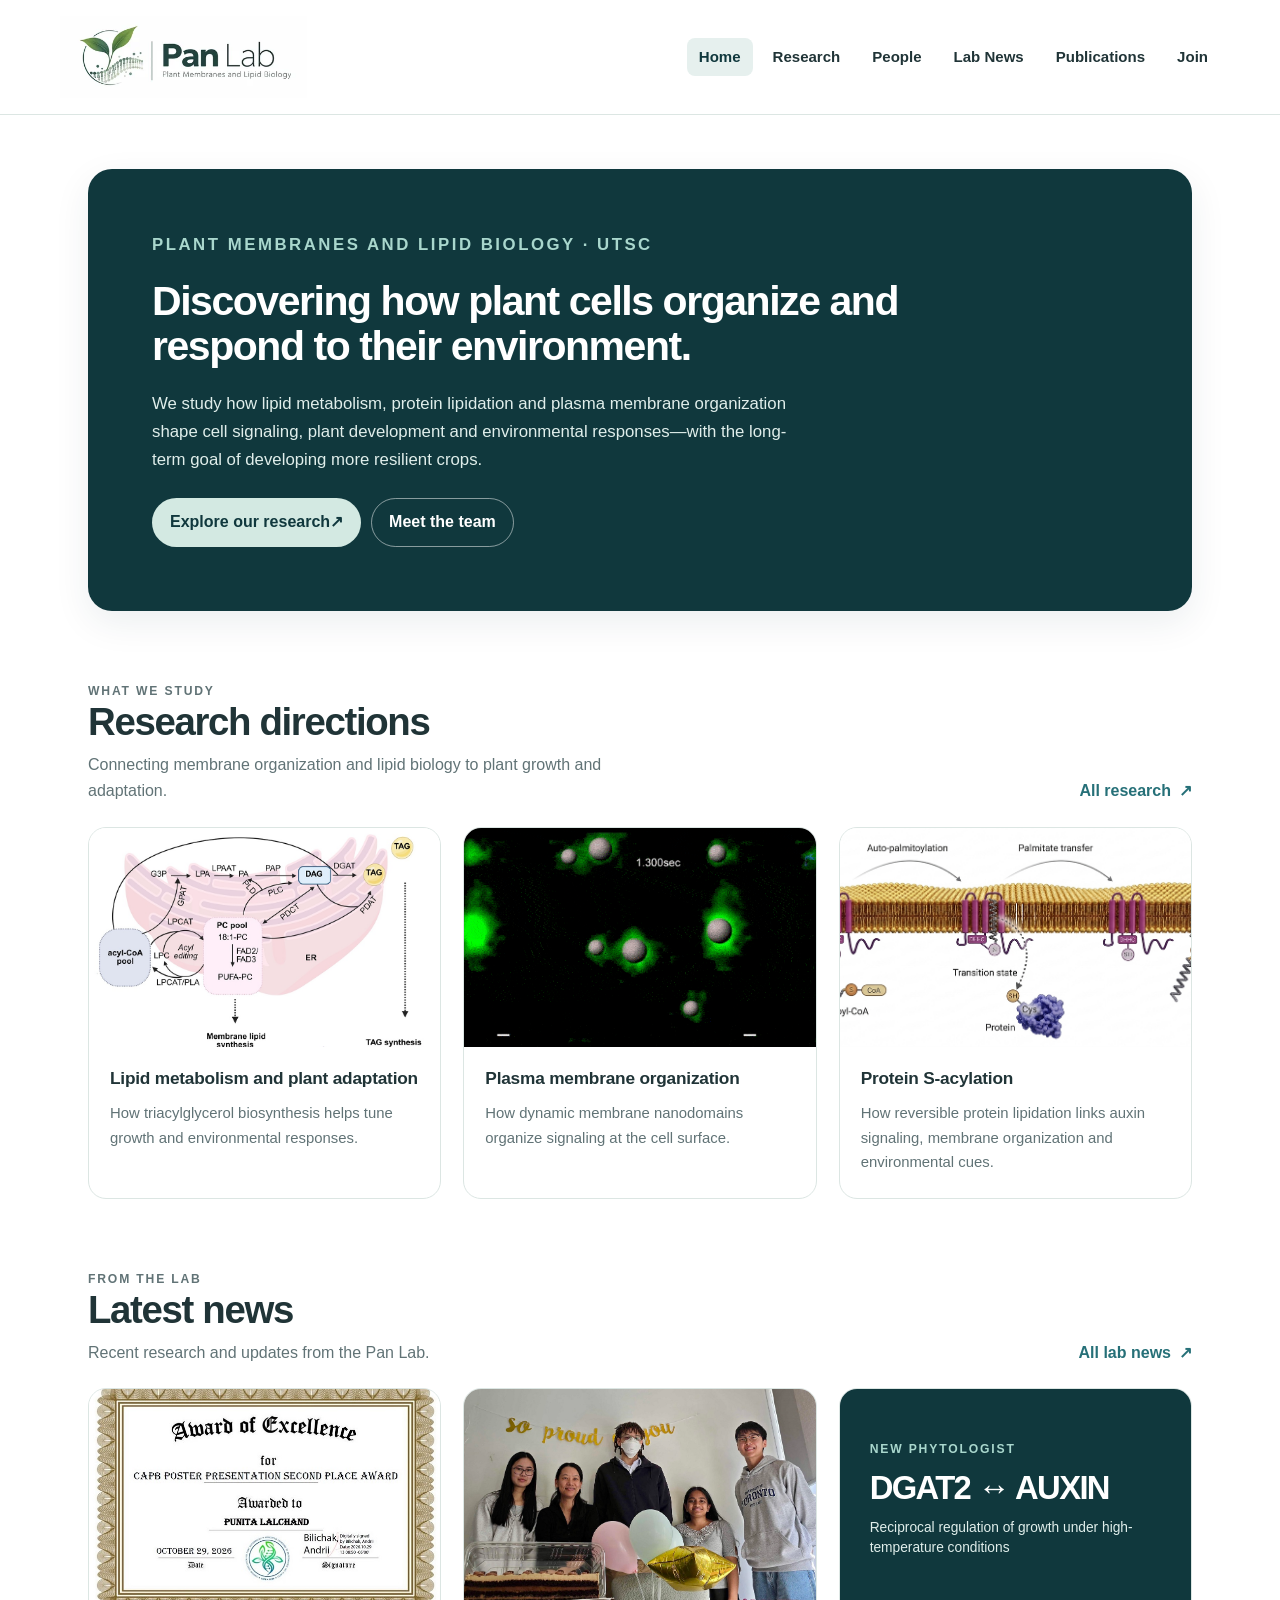
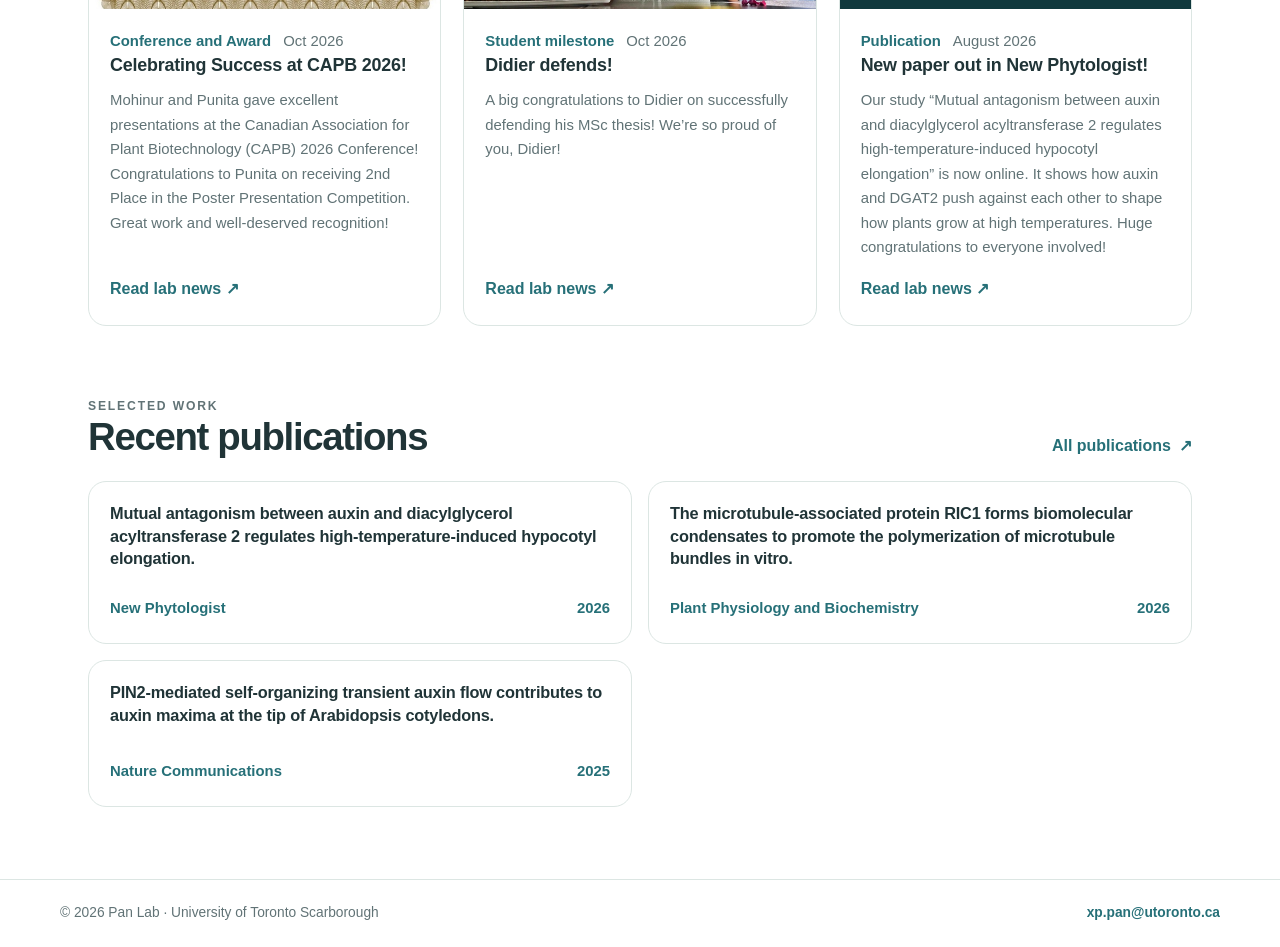
<file: index.html>
<!DOCTYPE html>
<html lang="en">
<head>
  <meta charset="utf-8">
  <meta name="viewport" content="width=device-width, initial-scale=1">
  <meta name="author" content="Xue Pan">
  <meta name="description" content="The Pan Lab at the University of Toronto Scarborough studies plasma membrane organization, lipid signaling and plant environmental responses.">
  <title>Plant Membranes and Lipid Biology | Pan Lab</title>
  <script>
    // Remove the one-time cache-bypass flag used by visitors with a stale redirect.
    if (window.location.search === "?legacy-redirect=1") {
      window.history.replaceState(null, "", window.location.pathname);
    }
  </script>
  <link rel="stylesheet" href="PanLab.css?v=20261020-home-hero-original">
  <!-- Cloudflare Web Analytics -->
  <script type='module' src='https://static.cloudflareinsights.com/beacon.min.js' data-cf-beacon='{"token": "8f5326fe9d714124ade3e3eb37464fdb"}'></script>
  <!-- End Cloudflare Web Analytics -->
</head>
<body>
<header class="site-header">
  <a class="brand" href="index.html" aria-label="Pan Lab home"><svg xmlns="http://www.w3.org/2000/svg" width="448" height="149" viewBox="0 0 448 149" role="img" aria-labelledby="title desc">
  <title id="title">Pan Lab</title>
  <desc id="desc">Pan Lab — Plant Membranes and Lipid Biology</desc>
  <image href="[data-uri]" width="448" height="149" preserveAspectRatio="xMidYMid meet"/>
</svg></a>
  <nav class="topnav" aria-label="Main navigation">
    <a class="active" aria-current="page" href="index.html">Home</a>
    <a  href="Research.html">Research</a>
    <a  href="People.html">People</a>
    <a  href="Lab_News.html">Lab News</a>
    <a  href="Publications.html">Publications</a>
    <a  href="Join.html">Join</a>
  </nav>
</header>
<main class="page-shell">
  <section class="hero">
    <div class="hero-copy">
      <p class="eyebrow">Plant Membranes and Lipid Biology · UTSC</p>
      <h1>Discovering how plant cells organize and respond to their environment.</h1>
      <p>We study how lipid metabolism, protein lipidation and plasma membrane organization shape cell signaling, plant development and environmental responses—with the long-term goal of developing more resilient crops.</p>
      <div class="actions"><a class="button-link" href="Research.html">Explore our research <span aria-hidden="true">↗</span></a><a class="button-link secondary" href="People.html">Meet the team</a></div>
    </div>
  </section>
  <section class="section">
    <div class="section-heading"><div><p class="eyebrow">What we study</p><h2>Research directions</h2><p>Connecting membrane organization and lipid biology to plant growth and adaptation.</p></div><a class="text-link" href="Research.html">All research <span aria-hidden="true">↗</span></a></div>
    <div class="focus-grid home-research-grid">
      <article class="focus-card"><a class="card-image" href="Research.html#lipid-metabolism"><img src="images/research/kennedy_pathway.png" alt="Triacylglycerol biosynthesis pathway"></a><div class="card-body"><h3><a href="Research.html#lipid-metabolism">Lipid metabolism and plant adaptation</a></h3><p>How triacylglycerol biosynthesis helps tune growth and environmental responses.</p></div></article>
      <article class="focus-card"><a class="card-image" href="Research.html#membrane-organization"><img src="images/research/particle_tracking.gif" alt="Membrane nanodomain imaging and particle tracking"></a><div class="card-body"><h3><a href="Research.html#membrane-organization">Plasma membrane organization</a></h3><p>How dynamic membrane nanodomains organize signaling at the cell surface.</p></div></article>
      <article class="focus-card"><a class="card-image" href="Research.html#protein-s-acylation"><img src="images/research/protein_s_acylation.png" alt="Schematic of protein S-acylation and palmitate transfer"></a><div class="card-body"><h3><a href="Research.html#protein-s-acylation">Protein S-acylation</a></h3><p>How reversible protein lipidation links auxin signaling, membrane organization and environmental cues.</p></div></article>
    </div>
  </section>
  <section class="section">
    <div class="section-heading"><div><p class="eyebrow">From the lab</p><h2>Latest news</h2><p>Recent research and updates from the Pan Lab.</p></div><a class="text-link" href="Lab_News.html">All lab news <span aria-hidden="true">↗</span></a></div>
    <div class="news-grid" id="latest-news-grid" aria-live="polite" aria-busy="true">
      <article class="news-card news-card-auto">
        <div class="news-card-body"><p>Loading recent lab updates…</p><a class="text-link" href="Lab_News.html">Read lab news <span aria-hidden="true">↗</span></a></div>
      </article>
    </div>
    <noscript><p class="news-feed-note">Enable JavaScript to display the latest updates here, or visit <a href="Lab_News.html">Lab News</a>.</p></noscript>
  </section>
  <section class="section">
    <div class="section-heading"><div><p class="eyebrow">Selected work</p><h2>Recent publications</h2></div><a class="text-link" href="Publications.html">All publications <span aria-hidden="true">↗</span></a></div>
    <div class="publication-grid" id="recent-publications-grid" aria-live="polite" aria-busy="true">
      <article class="publication-card">
        <div class="publication-body"><p>Loading recent publications…</p><a class="text-link" href="Publications.html">All publications <span aria-hidden="true">↗</span></a></div>
      </article>
    </div>
    <noscript><p class="news-feed-note">Enable JavaScript to display recent publications here, or visit <a href="Publications.html">Publications</a>.</p></noscript>
  </section>
</main>
<footer class="site-footer"><span>© 2026 Pan Lab · University of Toronto Scarborough</span><a href="mailto:xp.pan@utoronto.ca">xp.pan@utoronto.ca</a></footer>

<script>
(async function loadLatestLabNews() {
  const grid = document.getElementById("latest-news-grid");
  if (!grid) return;

  const cleanText = (node) => (node?.textContent || "").replace(/\s+/g, " ").trim();
  const slugify = (value) => cleanText({ textContent: value })
    .normalize("NFD")
    .replace(/[\u0300-\u036f]/g, "")
    .toLowerCase()
    .replace(/[^a-z0-9]+/g, "-")
    .replace(/^-+|-+$/g, "") || "update";
  const makeTimelineId = (date, title) => "news-" + (date || "undated") + "-" + slugify(title);
  const make = (tag, className, value) => {
    const node = document.createElement(tag);
    if (className) node.className = className;
    if (value !== undefined) node.textContent = value;
    return node;
  };
  const dateRank = (value) => {
    const match = /^(\d{4})(?:-(\d{2}))?(?:-(\d{2}))?$/.exec(value || "");
    if (!match) return 0;
    return Number(match[1]) * 10000 + Number(match[2] || "00") * 100 + Number(match[3] || "00");
  };

  try {
    const response = await fetch("Lab_News.html", { cache: "no-cache" });
    if (!response.ok) throw new Error("Lab News page could not be loaded.");
    const source = new DOMParser().parseFromString(await response.text(), "text/html");
    const entries = [];
    let order = 0;

    const featured = source.querySelector(".news-feature");
    if (featured) {
      const copy = featured.querySelector(".news-feature-copy");
      const heading = copy?.querySelector("h2");
      const time = copy?.querySelector("time");
      const panel = featured.querySelector(".news-feature-panel");
      const description = Array.from(copy?.querySelectorAll("p") || [])
        .find((p) => !p.classList.contains("news-meta"));
      if (heading && time) {
        entries.push({
          order: order++,
          date: time.getAttribute("datetime") || "",
          dateLabel: cleanText(time),
          category: cleanText(copy.querySelector(".news-meta span")) || "Lab news",
          title: cleanText(heading),
          summary: cleanText(description),
          anchorId: heading.id || makeTimelineId(time.getAttribute("datetime"), cleanText(heading)),
          featureVisual: panel ? {
            journal: cleanText(panel.querySelector(".eyebrow")),
            equation: cleanText(panel.querySelector(".news-feature-equation")),
            note: cleanText(panel.querySelector("p:last-child"))
          } : null,
          image: null,
          imageAlt: "",
          directLink: copy.querySelector("a.text-link[href]")?.getAttribute("href") || ""
        });
      }
    }

    source.querySelectorAll(".news-timeline-item").forEach((item) => {
      const copy = item.querySelector(".news-timeline-copy");
      const heading = copy?.querySelector("h3");
      const time = item.querySelector("time.news-timeline-date");
      if (!heading || !time) return;
      const image = item.querySelector(".news-timeline-thumb img");
      const description = Array.from(copy.querySelectorAll("p"))
        .find((p) => !p.classList.contains("news-timeline-category"));
      const date = time.getAttribute("datetime") || "";
      entries.push({
        order: order++,
        date,
        dateLabel: cleanText(time),
        category: cleanText(copy.querySelector(".news-timeline-category")) || "Lab news",
        title: cleanText(heading),
        summary: cleanText(description),
        anchorId: item.id || makeTimelineId(date, cleanText(heading)),
        image: image?.getAttribute("src") || null,
        imageAlt: image?.getAttribute("alt") || "",
        directLink: ""
      });
    });

    entries.sort((a, b) => dateRank(b.date) - dateRank(a.date) || a.order - b.order);
    const latest = entries.slice(0, 3);
    if (!latest.length) throw new Error("No news items were found.");

    const fragment = document.createDocumentFragment();
    latest.forEach((entry) => {
      const article = make("article", "news-card news-card-auto");
      const articleUrl = "Lab_News.html#" + encodeURIComponent(entry.anchorId);

      if (entry.image) {
        const imageLink = make("a", "news-image");
        imageLink.href = articleUrl;
        const img = document.createElement("img");
        img.src = entry.image;
        img.alt = entry.imageAlt;
        img.loading = "lazy";
        imageLink.appendChild(img);
        article.appendChild(imageLink);
      } else if (entry.featureVisual) {
        const visual = make("div", "news-auto-visual news-auto-feature");
        visual.appendChild(make("p", "eyebrow", entry.featureVisual.journal));
        visual.appendChild(make("strong", "", entry.featureVisual.equation));
        visual.appendChild(make("p", "", entry.featureVisual.note));
        article.appendChild(visual);
      } else {
        const visual = make("div", "news-auto-visual news-auto-placeholder");
        visual.appendChild(make("span", "", entry.category));
        article.appendChild(visual);
      }

      const body = make("div", "news-card-body");
      const meta = make("p", "news-meta");
      meta.appendChild(make("span", "", entry.category));
      const time = make("time", "", entry.dateLabel);
      if (entry.date) time.dateTime = entry.date;
      meta.appendChild(time);
      body.appendChild(meta);

      const heading = make("h2");
      const titleLink = make("a", "", entry.title);
      titleLink.href = entry.anchorId === "news-dgat2-title" && entry.directLink
        ? entry.directLink
        : articleUrl;
      heading.appendChild(titleLink);
      body.appendChild(heading);

      if (entry.summary) body.appendChild(make("p", "", entry.summary));

      const readMore = make("a", "text-link", "Read lab news ↗");
      readMore.href = articleUrl;
      body.appendChild(readMore);
      article.appendChild(body);
      fragment.appendChild(article);
    });

    grid.replaceChildren(fragment);
    grid.setAttribute("aria-busy", "false");
  } catch (error) {
    grid.replaceChildren();
    const fallback = make("article", "news-card news-card-auto");
    const body = make("div", "news-card-body");
    body.appendChild(make("p", "", "Visit Lab News for the latest research, awards, and lab updates."));
    const link = make("a", "text-link", "Read lab news ↗");
    link.href = "Lab_News.html";
    body.appendChild(link);
    fallback.appendChild(body);
    grid.appendChild(fallback);
    grid.setAttribute("aria-busy", "false");
  }
})();
</script>


<script>
(async function loadRecentPublications() {
  const grid = document.getElementById("recent-publications-grid");
  if (!grid) return;

  const cleanText = (node) => (node?.textContent || "").replace(/\s+/g, " ").trim();
  const make = (tag, className, value) => {
    const node = document.createElement(tag);
    if (className) node.className = className;
    if (value !== undefined) node.textContent = value;
    return node;
  };
  const setExternalLink = (anchor, url) => {
    anchor.href = url;
    if (/^https?:\/\//i.test(url)) {
      anchor.target = "_blank";
      anchor.rel = "noopener noreferrer";
    }
  };

  try {
    const response = await fetch("Publications.html", { cache: "no-cache" });
    if (!response.ok) throw new Error("The publications page could not be loaded.");
    const source = new DOMParser().parseFromString(await response.text(), "text/html");
    const sourceCards = Array.from(source.querySelectorAll(".publication-grid .publication-card"));
    const latest = sourceCards.map((card) => {
      const titleLink = card.querySelector(".publication-body h2 a[href]");
      const labels = Array.from(card.querySelectorAll(".publication-body .page-meta span"));
      return {
        url: titleLink?.getAttribute("href") || "",
        title: cleanText(titleLink),
        journal: cleanText(labels[0]),
        year: cleanText(labels[1])
      };
    }).filter((item) => item.url && item.title).slice(0, 3);

    if (!latest.length) throw new Error("No publication cards were found.");

    const fragment = document.createDocumentFragment();
    latest.forEach((item) => {
      const article = make("article", "publication-card");
      const body = make("div", "publication-body");
      const heading = make("h2");
      const titleLink = make("a", "", item.title);
      setExternalLink(titleLink, item.url);
      heading.appendChild(titleLink);
      body.appendChild(heading);

      if (item.journal || item.year) {
        const meta = make("p", "page-meta");
        meta.appendChild(make("span", "", item.journal));
        meta.appendChild(make("span", "", item.year));
        body.appendChild(meta);
      }

      article.appendChild(body);
      fragment.appendChild(article);
    });

    grid.replaceChildren(fragment);
    grid.setAttribute("aria-busy", "false");
  } catch (error) {
    grid.replaceChildren();
    const fallback = make("article", "publication-card");
    const body = make("div", "publication-body");
    body.appendChild(make("p", "", "Visit the Publications page to browse recent papers and the full publication list."));
    const link = make("a", "text-link", "All publications ↗");
    link.href = "Publications.html";
    body.appendChild(link);
    fallback.appendChild(body);
    grid.appendChild(fallback);
    grid.setAttribute("aria-busy", "false");
  }
})();
</script>

</body>
</html>
</file>
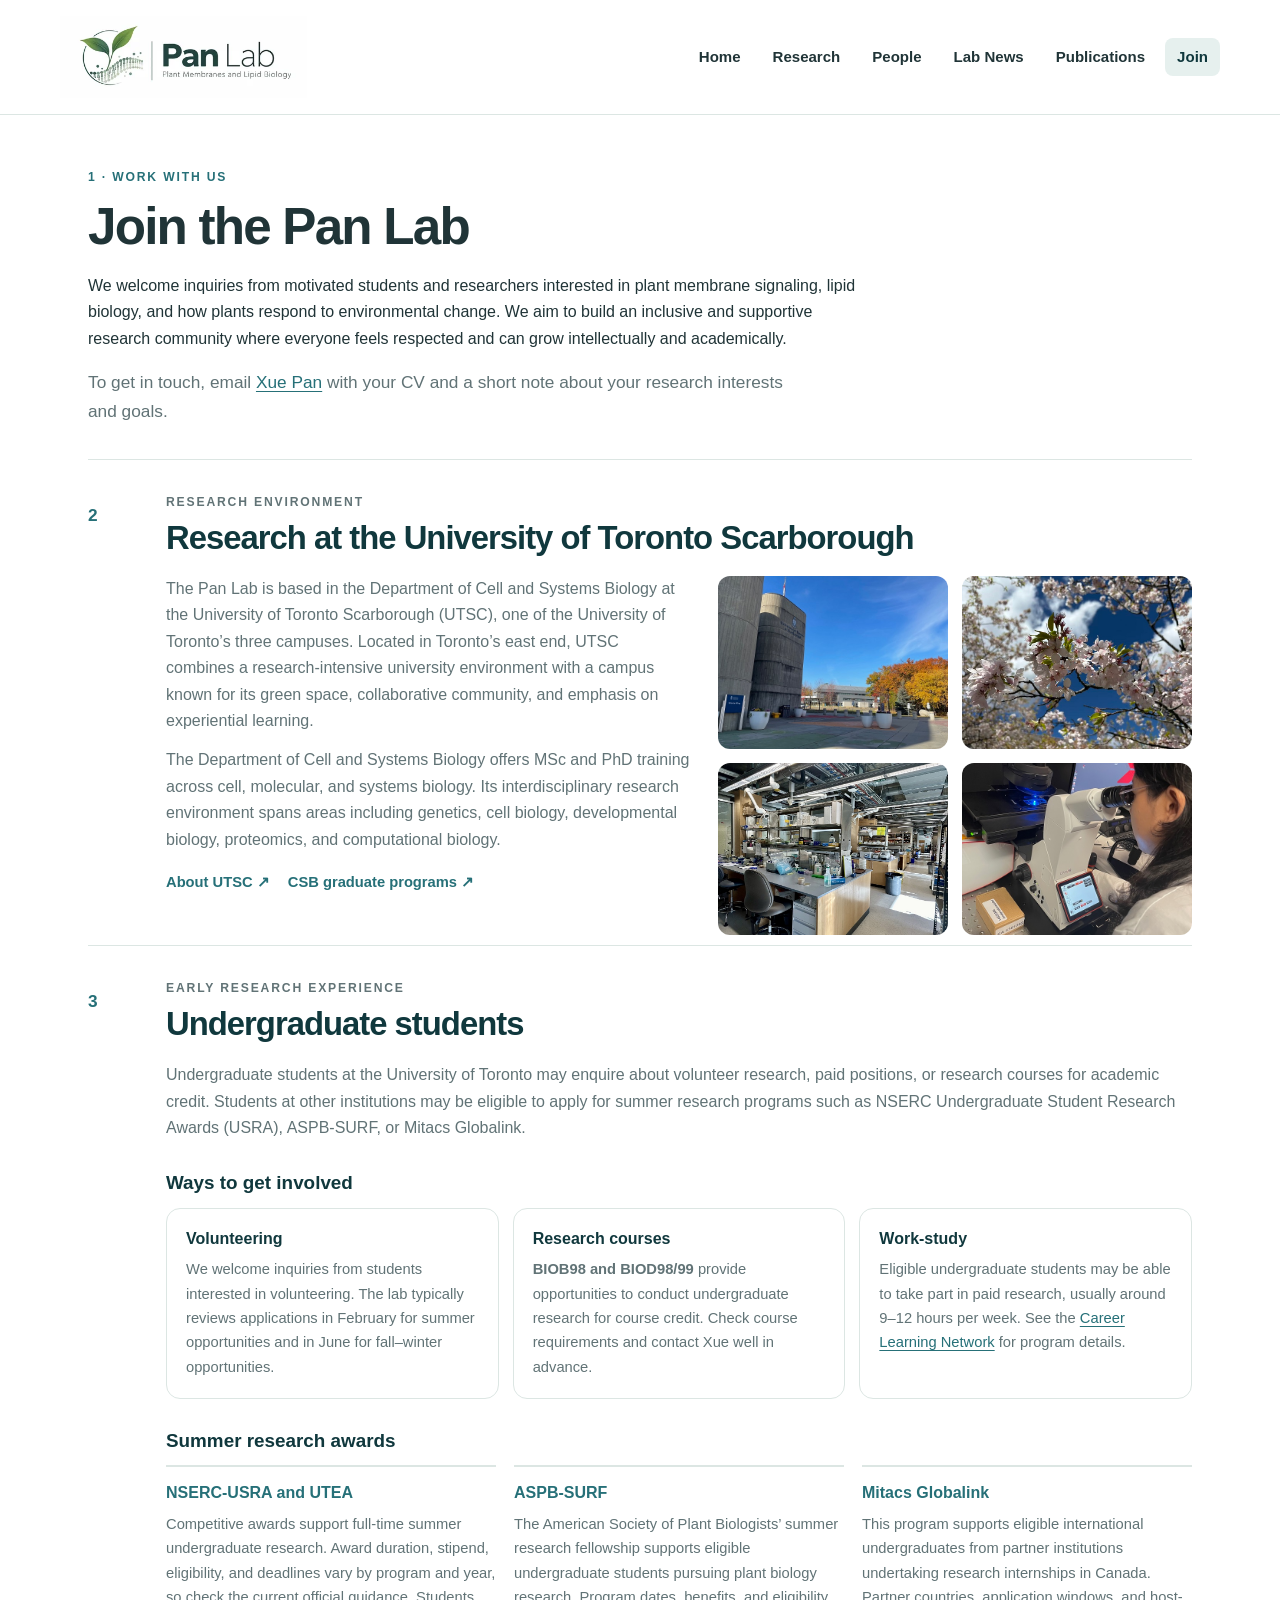
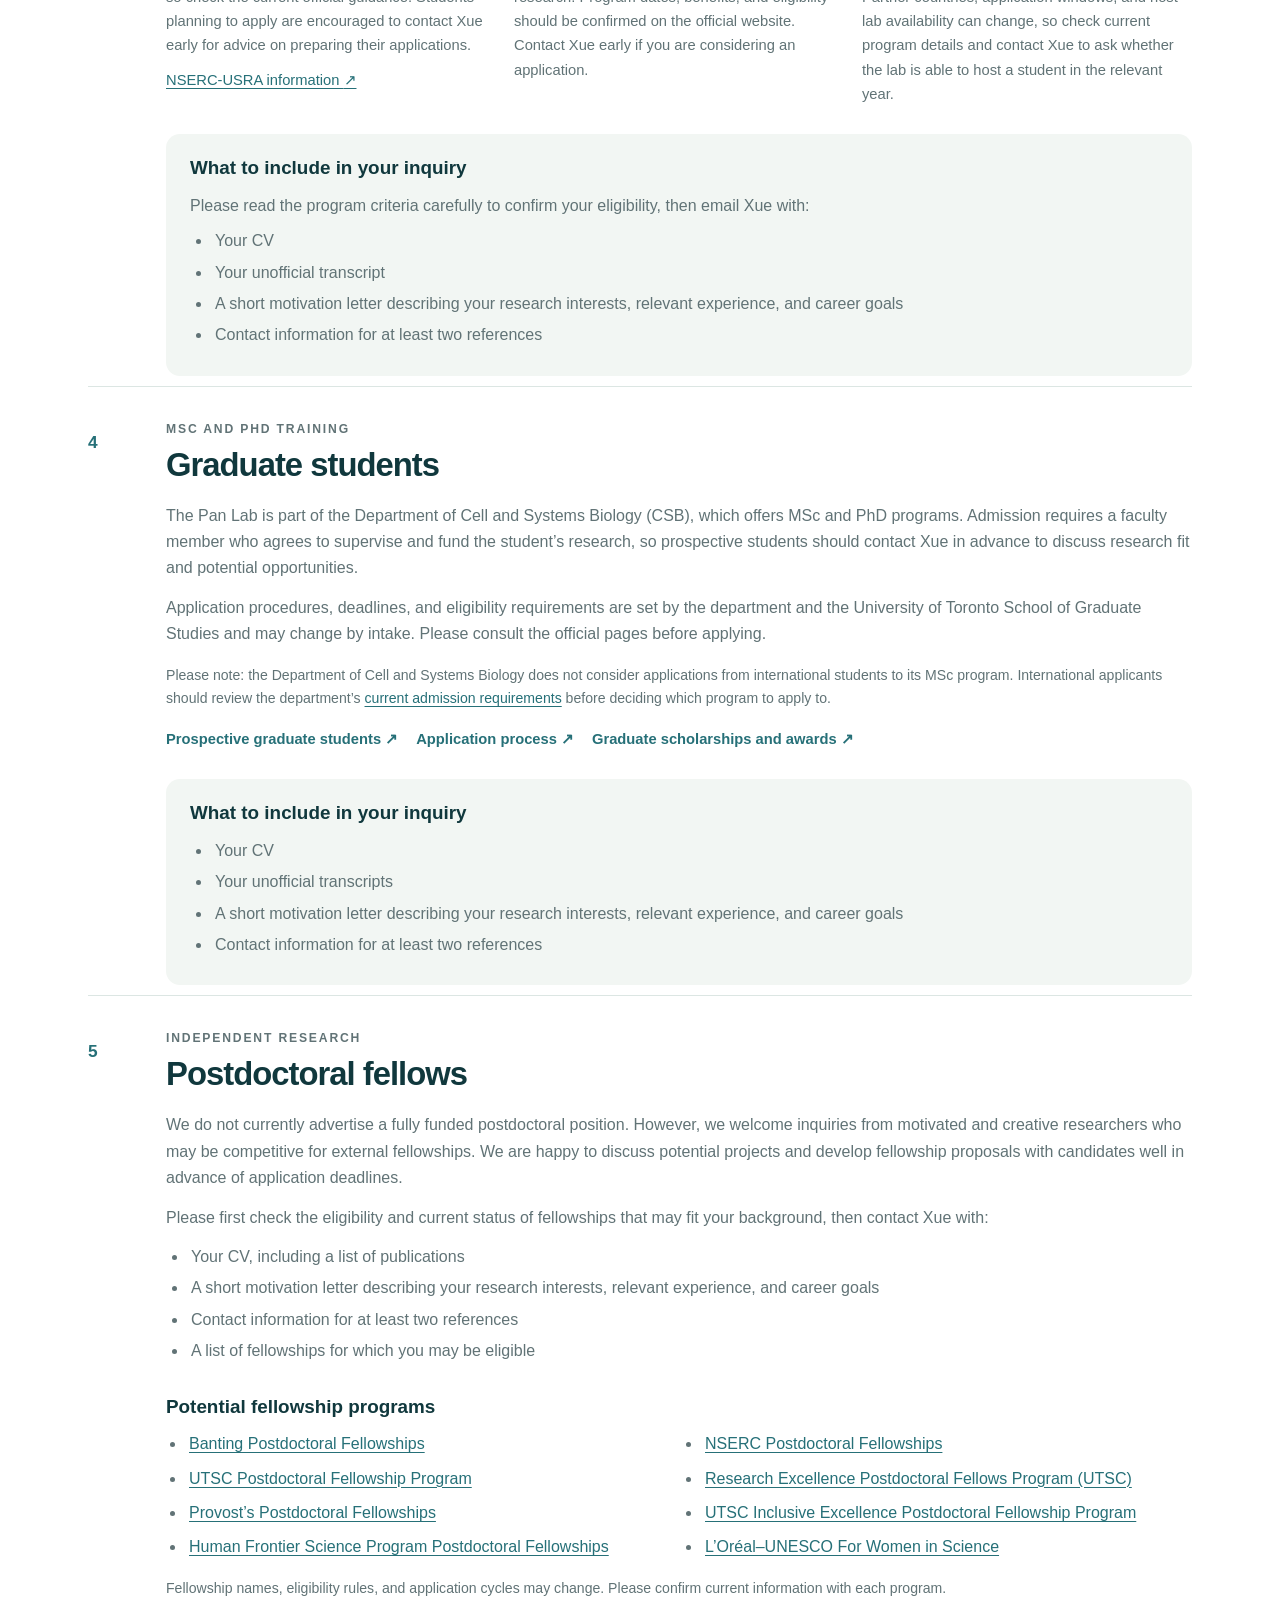
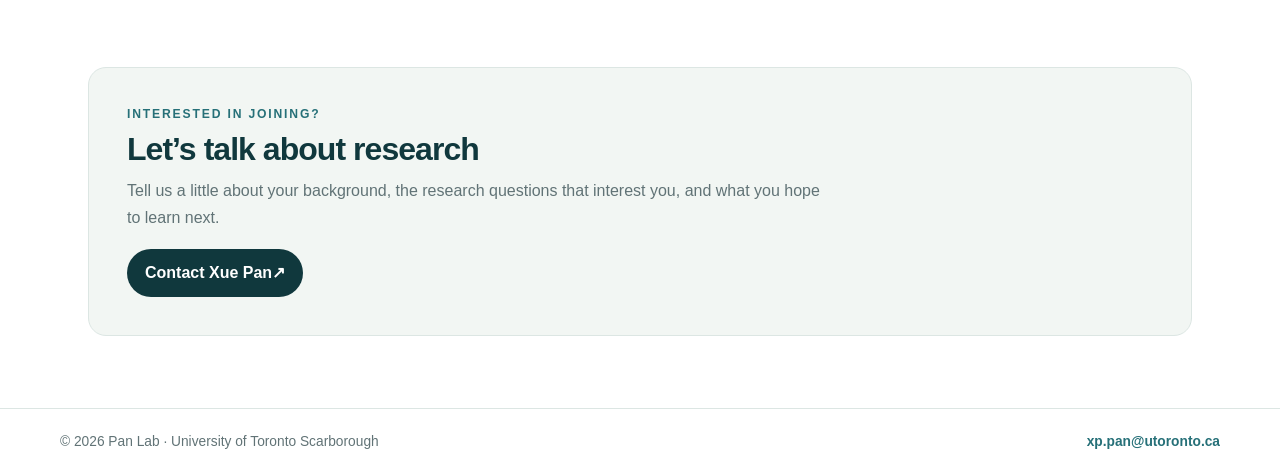
<file: Join.html>
<!DOCTYPE html>
<html lang="en">
<head>
  <meta charset="utf-8">
  <meta name="viewport" content="width=device-width, initial-scale=1">
  <meta name="author" content="Xue Pan">
  <meta name="description" content="Join the Pan Lab at the University of Toronto Scarborough. Information for prospective undergraduate and graduate students and postdoctoral researchers.">
  <title>Join | Pan Lab</title>
  <link rel="stylesheet" href="PanLab.css?v=20261020-home-hero-original">
  <!-- Cloudflare Web Analytics -->
  <script type='module' src='https://static.cloudflareinsights.com/beacon.min.js' data-cf-beacon='{"token": "8f5326fe9d714124ade3e3eb37464fdb"}'></script>
  <!-- End Cloudflare Web Analytics -->
</head>
<body>
<header class="site-header">
  <a class="brand" href="index.html" aria-label="Pan Lab home"><svg xmlns="http://www.w3.org/2000/svg" width="448" height="149" viewBox="0 0 448 149" role="img" aria-labelledby="title desc">
  <title id="title">Pan Lab</title>
  <desc id="desc">Pan Lab — Plant Membranes and Lipid Biology</desc>
  <image href="[data-uri]" width="448" height="149" preserveAspectRatio="xMidYMid meet"/>
</svg></a>
  <nav class="topnav" aria-label="Main navigation">
    <a href="index.html">Home</a>
    <a href="Research.html">Research</a>
    <a href="People.html">People</a>
    <a href="Lab_News.html">Lab News</a>
    <a href="Publications.html">Publications</a>
    <a class="active" aria-current="page" href="Join.html">Join</a>
  </nav>
</header>

<main class="page-shell join-page">
  <section class="page-intro">
    <p class="eyebrow">1 · Work with us</p>
    <h1>Join the Pan Lab</h1>
    <p>We welcome inquiries from motivated students and researchers interested in plant membrane signaling, lipid biology, and how plants respond to environmental change. We aim to build an inclusive and supportive research community where everyone feels respected and can grow intellectually and academically.</p>
    <p>To get in touch, email <a href="mailto:xp.pan@utoronto.ca">Xue Pan</a> with your CV and a short note about your research interests and goals.</p>
  </section>

  <section class="join-section join-setting" aria-labelledby="join-utsc-title">
    <div class="join-section-number" aria-hidden="true">2</div>
    <div class="join-section-content">
      <p class="eyebrow">Research environment</p>
      <h2 id="join-utsc-title">Research at the University of Toronto Scarborough</h2>
      <div class="join-setting-layout">
        <div class="join-setting-copy">
          <p>The Pan Lab is based in the Department of Cell and Systems Biology at the University of Toronto Scarborough (UTSC), one of the University of Toronto’s three campuses. Located in Toronto’s east end, UTSC combines a research-intensive university environment with a campus known for its green space, collaborative community, and emphasis on experiential learning.</p>
          <p>The Department of Cell and Systems Biology offers MSc and PhD training across cell, molecular, and systems biology. Its interdisciplinary research environment spans areas including genetics, cell biology, developmental biology, proteomics, and computational biology.</p>
          <div class="join-resource-links">
            <a href="https://www.utsc.utoronto.ca/home/about-us" target="_blank" rel="noopener noreferrer">About UTSC <span aria-hidden="true">↗</span></a>
            <a href="https://csb.utoronto.ca/graduate-studies/prospective-students/" target="_blank" rel="noopener noreferrer">CSB graduate programs <span aria-hidden="true">↗</span></a>
          </div>
        </div>
        <div class="join-media-grid" aria-label="Campus and research environment">
          <figure class="join-photo">
            <img src="images/join/utsc.jpg" alt="Campus environment at the University of Toronto Scarborough" loading="lazy">
          </figure>
          <figure class="join-photo">
            <img src="images/join/utsc_cherry_flower.jpg" alt="Cherry flower at UTSC" loading="lazy">
          </figure>
          <figure class="join-photo">
            <img src="images/join/panlabspace.jpg" alt="Lab Space in the Pan Lab" loading="lazy">
          </figure>
          <figure class="join-photo">
            <img src="images/join/research5.jpeg" alt="Laboratory equipment used for plant research" loading="lazy">
          </figure>
        </div>
      </div>
    </div>
  </section>

  <section class="join-section" aria-labelledby="join-undergrad-title">
    <div class="join-section-number" aria-hidden="true">3</div>
    <div class="join-section-content">
      <p class="eyebrow">Early research experience</p>
      <h2 id="join-undergrad-title">Undergraduate students</h2>
      <p>Undergraduate students at the University of Toronto may enquire about volunteer research, paid positions, or research courses for academic credit. Students at other institutions may be eligible to apply for summer research programs such as NSERC Undergraduate Student Research Awards (USRA), ASPB-SURF, or Mitacs Globalink.</p>

      <h3>Ways to get involved</h3>
      <div class="join-opportunity-grid">
        <article class="join-opportunity">
          <h4>Volunteering</h4>
          <p>We welcome inquiries from students interested in volunteering. The lab typically reviews applications in February for summer opportunities and in June for fall–winter opportunities.</p>
        </article>
        <article class="join-opportunity">
          <h4>Research courses</h4>
          <p><strong>BIOB98 and BIOD98/99</strong> provide opportunities to conduct undergraduate research for course credit. Check course requirements and contact Xue well in advance.</p>
        </article>
        <article class="join-opportunity">
          <h4>Work-study</h4>
          <p>Eligible undergraduate students may be able to take part in paid research, usually around 9–12 hours per week. See the <a href="https://clnx.utoronto.ca/home.htm" target="_blank" rel="noopener noreferrer">Career Learning Network</a> for program details.</p>
        </article>
      </div>

      <h3>Summer research awards</h3>
      <div class="join-award-list">
        <article class="join-award">
          <h4><a href="https://www.utsc.utoronto.ca/research/utea-ursa" target="_blank" rel="noopener noreferrer">NSERC-USRA and UTEA</a></h4>
          <p>Competitive awards support full-time summer undergraduate research. Award duration, stipend, eligibility, and deadlines vary by program and year, so check the current official guidance. Students planning to apply are encouraged to contact Xue early for advice on preparing their applications.</p>
          <p><a href="https://www.nserc-crsng.gc.ca/students-etudiants/ug-pc/usra-brpc_eng.asp" target="_blank" rel="noopener noreferrer">NSERC-USRA information <span aria-hidden="true">↗</span></a></p>
        </article>
        <article class="join-award">
          <h4><a href="https://aspb-surf.secure-platform.com/a/" target="_blank" rel="noopener noreferrer">ASPB-SURF</a></h4>
          <p>The American Society of Plant Biologists’ summer research fellowship supports eligible undergraduate students pursuing plant biology research. Program dates, benefits, and eligibility should be confirmed on the official website. Contact Xue early if you are considering an application.</p>
        </article>
        <article class="join-award">
          <h4><a href="https://www.mitacs.ca/en/programs" target="_blank" rel="noopener noreferrer">Mitacs Globalink</a></h4>
          <p>This program supports eligible international undergraduates from partner institutions undertaking research internships in Canada. Partner countries, application windows, and host-lab availability can change, so check current program details and contact Xue to ask whether the lab is able to host a student in the relevant year.</p>
        </article>
      </div>

      <div class="join-materials">
        <h3>What to include in your inquiry</h3>
        <p>Please read the program criteria carefully to confirm your eligibility, then email Xue with:</p>
        <ul class="join-checklist">
          <li>Your CV</li>
          <li>Your unofficial transcript</li>
          <li>A short motivation letter describing your research interests, relevant experience, and career goals</li>
          <li>Contact information for at least two references</li>
        </ul>
      </div>
    </div>
  </section>

  <section class="join-section" aria-labelledby="join-grad-title">
    <div class="join-section-number" aria-hidden="true">4</div>
    <div class="join-section-content">
      <p class="eyebrow">MSc and PhD training</p>
      <h2 id="join-grad-title">Graduate students</h2>
      <p>The Pan Lab is part of the Department of Cell and Systems Biology (CSB), which offers MSc and PhD programs. Admission requires a faculty member who agrees to supervise and fund the student’s research, so prospective students should contact Xue in advance to discuss research fit and potential opportunities.</p>
      <p>Application procedures, deadlines, and eligibility requirements are set by the department and the University of Toronto School of Graduate Studies and may change by intake. Please consult the official pages before applying.</p>
      <p class="join-note">Please note: the Department of Cell and Systems Biology does not consider applications from international students to its MSc program. International applicants should review the department’s <a href="https://csb.utoronto.ca/graduate-studies/prospective-students/admissions/" target="_blank" rel="noopener noreferrer">current admission requirements</a> before deciding which program to apply to.</p>
      <div class="join-resource-links">
        <a href="https://csb.utoronto.ca/graduate-studies/prospective-students/" target="_blank" rel="noopener noreferrer">Prospective graduate students <span aria-hidden="true">↗</span></a>
        <a href="https://csb.utoronto.ca/graduate-studies/prospective-students/admissions/application-process/" target="_blank" rel="noopener noreferrer">Application process <span aria-hidden="true">↗</span></a>
        <a href="https://www.sgs.utoronto.ca/awards/" target="_blank" rel="noopener noreferrer">Graduate scholarships and awards <span aria-hidden="true">↗</span></a>
      </div>
      <div class="join-materials">
        <h3>What to include in your inquiry</h3>
        <ul class="join-checklist">
          <li>Your CV</li>
          <li>Your unofficial transcripts</li>
          <li>A short motivation letter describing your research interests, relevant experience, and career goals</li>
          <li>Contact information for at least two references</li>
        </ul>
      </div>
    </div>
  </section>

  <section class="join-section" aria-labelledby="join-postdoc-title">
    <div class="join-section-number" aria-hidden="true">5</div>
    <div class="join-section-content">
      <p class="eyebrow">Independent research</p>
      <h2 id="join-postdoc-title">Postdoctoral fellows</h2>
      <p>We do not currently advertise a fully funded postdoctoral position. However, we welcome inquiries from motivated and creative researchers who may be competitive for external fellowships. We are happy to discuss potential projects and develop fellowship proposals with candidates well in advance of application deadlines.</p>
      <p>Please first check the eligibility and current status of fellowships that may fit your background, then contact Xue with:</p>
      <ul class="join-checklist">
        <li>Your CV, including a list of publications</li>
        <li>A short motivation letter describing your research interests, relevant experience, and career goals</li>
        <li>Contact information for at least two references</li>
        <li>A list of fellowships for which you may be eligible</li>
      </ul>

      <h3>Potential fellowship programs</h3>
      <ul class="join-fellowship-list">
        <li><a href="https://banting.fellowships-bourses.gc.ca/en/home-accueil.html" target="_blank" rel="noopener noreferrer">Banting Postdoctoral Fellowships</a></li>
        <li><a href="https://www.nserc-crsng.gc.ca/students-etudiants/pd-np/pdf-bp_eng.asp" target="_blank" rel="noopener noreferrer">NSERC Postdoctoral Fellowships</a></li>
        <li><a href="https://www.utsc.utoronto.ca/grad-edu/utsc-postdoctoral-fellowship-program" target="_blank" rel="noopener noreferrer">UTSC Postdoctoral Fellowship Program</a></li>
        <li><a href="https://www.utsc.utoronto.ca/grad-edu/research-excellence-postdoctoral-fellows-program" target="_blank" rel="noopener noreferrer">Research Excellence Postdoctoral Fellows Program (UTSC)</a></li>
        <li><a href="https://www.utsc.utoronto.ca/grad-edu/provost%E2%80%99s-postdoctoral-fellowship-program" target="_blank" rel="noopener noreferrer">Provost’s Postdoctoral Fellowships</a></li>
        <li><a href="https://www.utsc.utoronto.ca/grad-edu/utsc-inclusive-excellence-postdoctoral-program" target="_blank" rel="noopener noreferrer">UTSC Inclusive Excellence Postdoctoral Fellowship Program</a></li>
        <li><a href="https://www.hfsp.org/funding/hfsp-funding/postdoctoral-fellowships" target="_blank" rel="noopener noreferrer">Human Frontier Science Program Postdoctoral Fellowships</a></li>
        <li><a href="https://www.forwomeninscience.com/" target="_blank" rel="noopener noreferrer">L’Oréal–UNESCO For Women in Science</a></li>
      </ul>
      <p class="join-note">Fellowship names, eligibility rules, and application cycles may change. Please confirm current information with each program.</p>
    </div>
  </section>

  <section class="join-contact">
    <p class="eyebrow">Interested in joining?</p>
    <h2>Let’s talk about research</h2>
    <p>Tell us a little about your background, the research questions that interest you, and what you hope to learn next.</p>
    <a class="button-link" href="mailto:xp.pan@utoronto.ca">Contact Xue Pan <span aria-hidden="true">↗</span></a>
  </section>
</main>

<footer class="site-footer"><span>© 2026 Pan Lab · University of Toronto Scarborough</span><a href="mailto:xp.pan@utoronto.ca">xp.pan@utoronto.ca</a></footer>
</body>
</html>
</file>
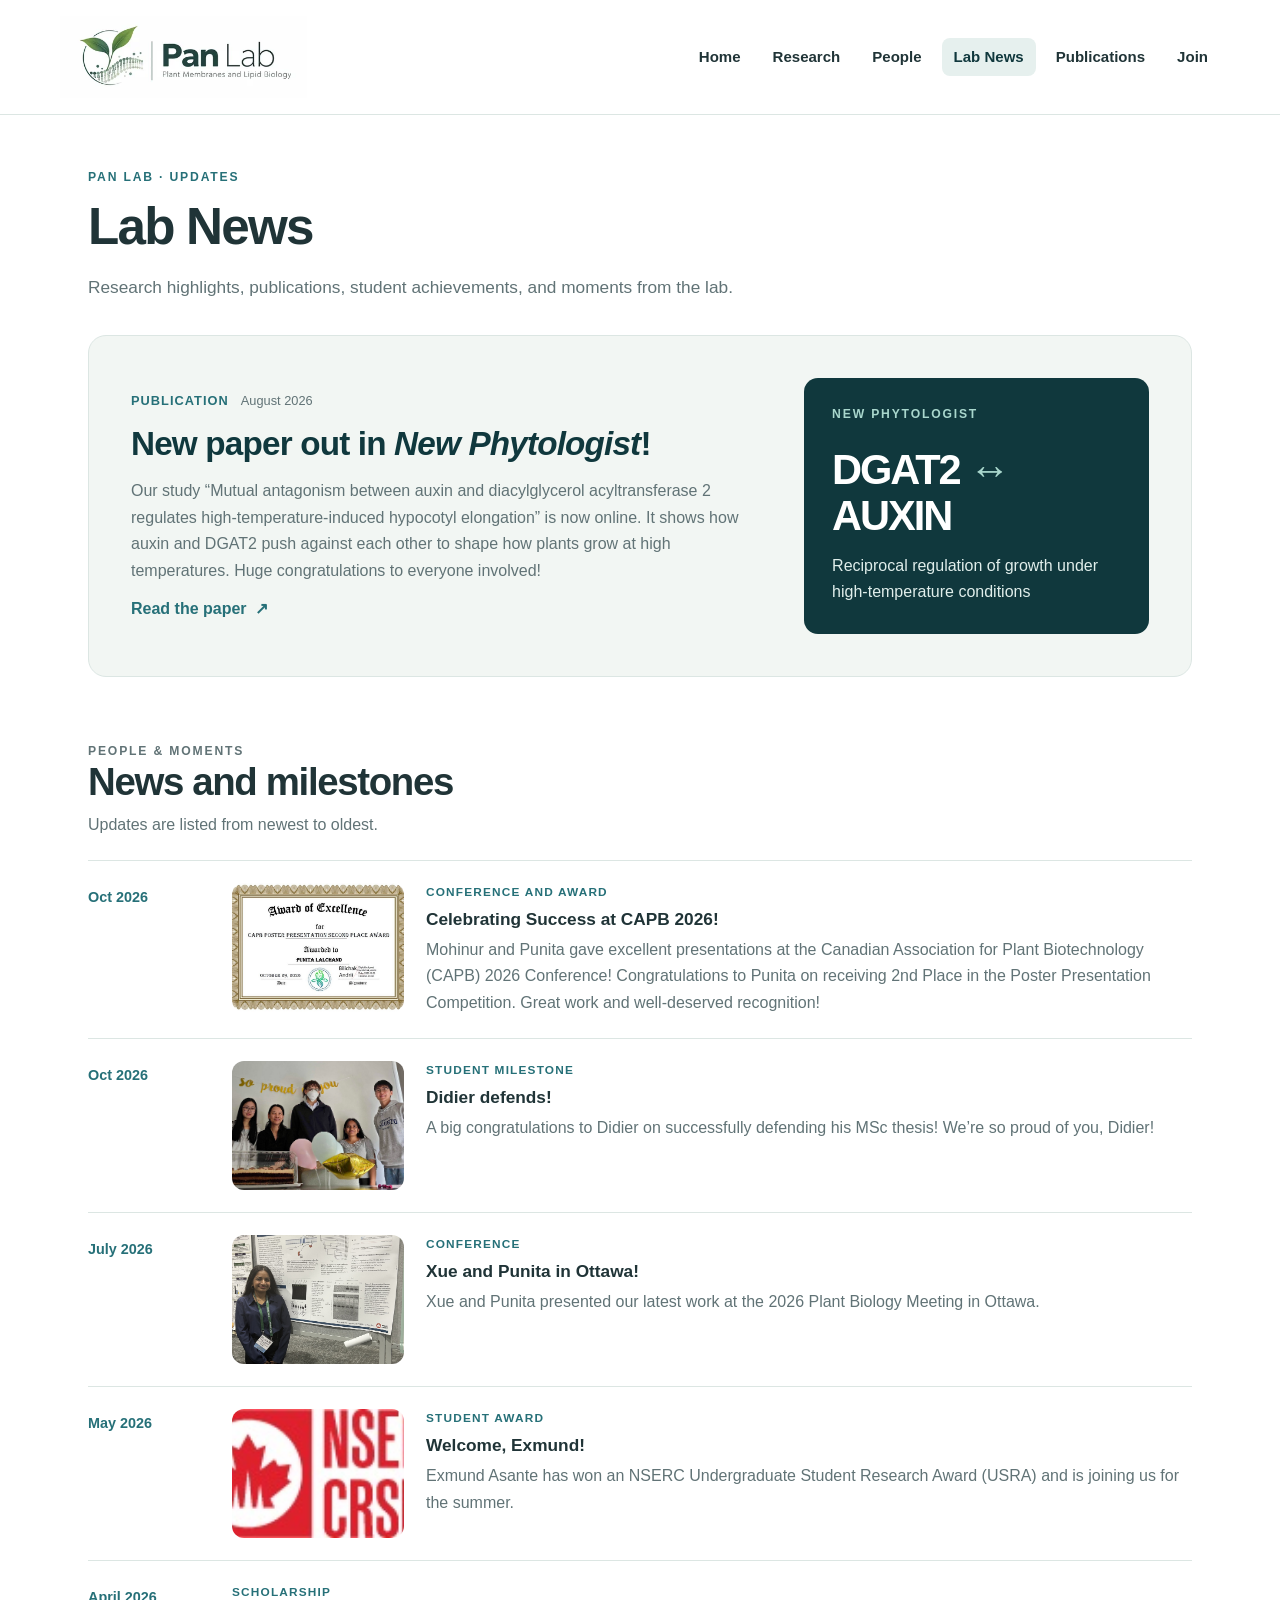
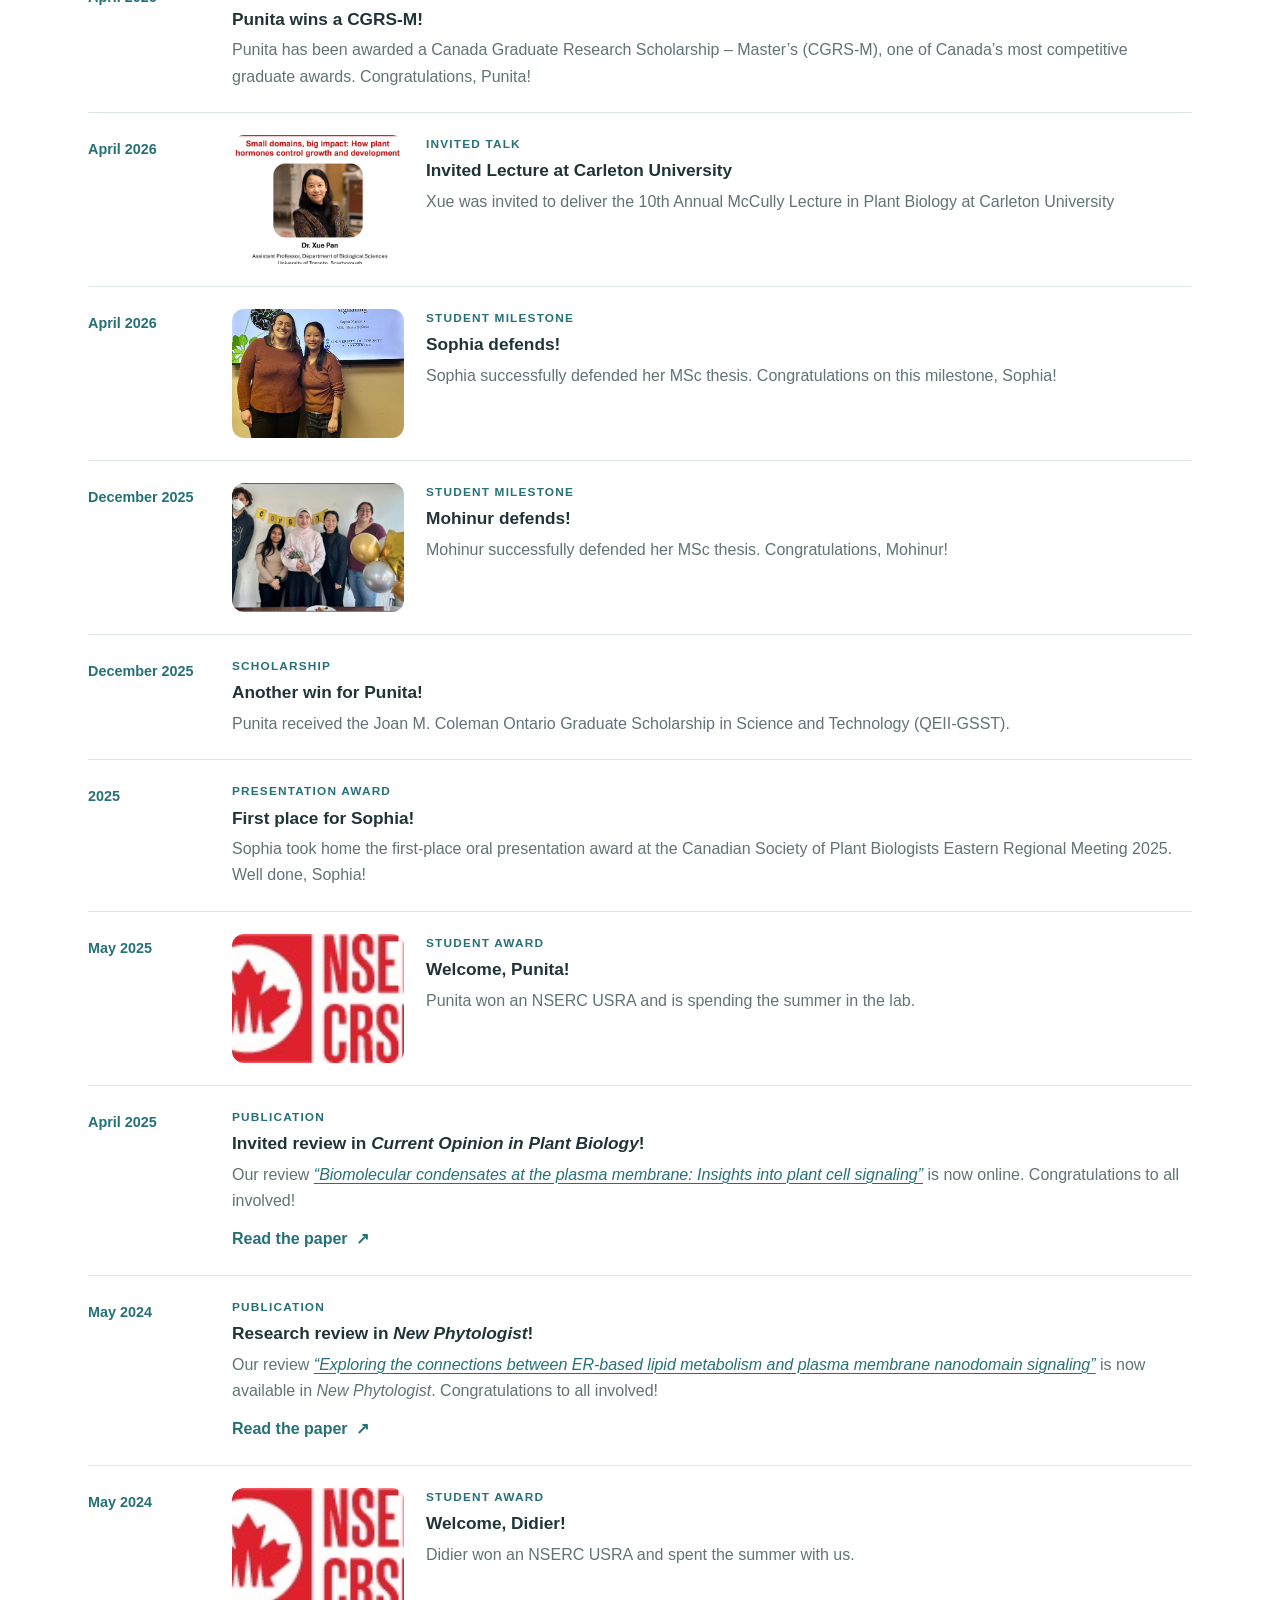
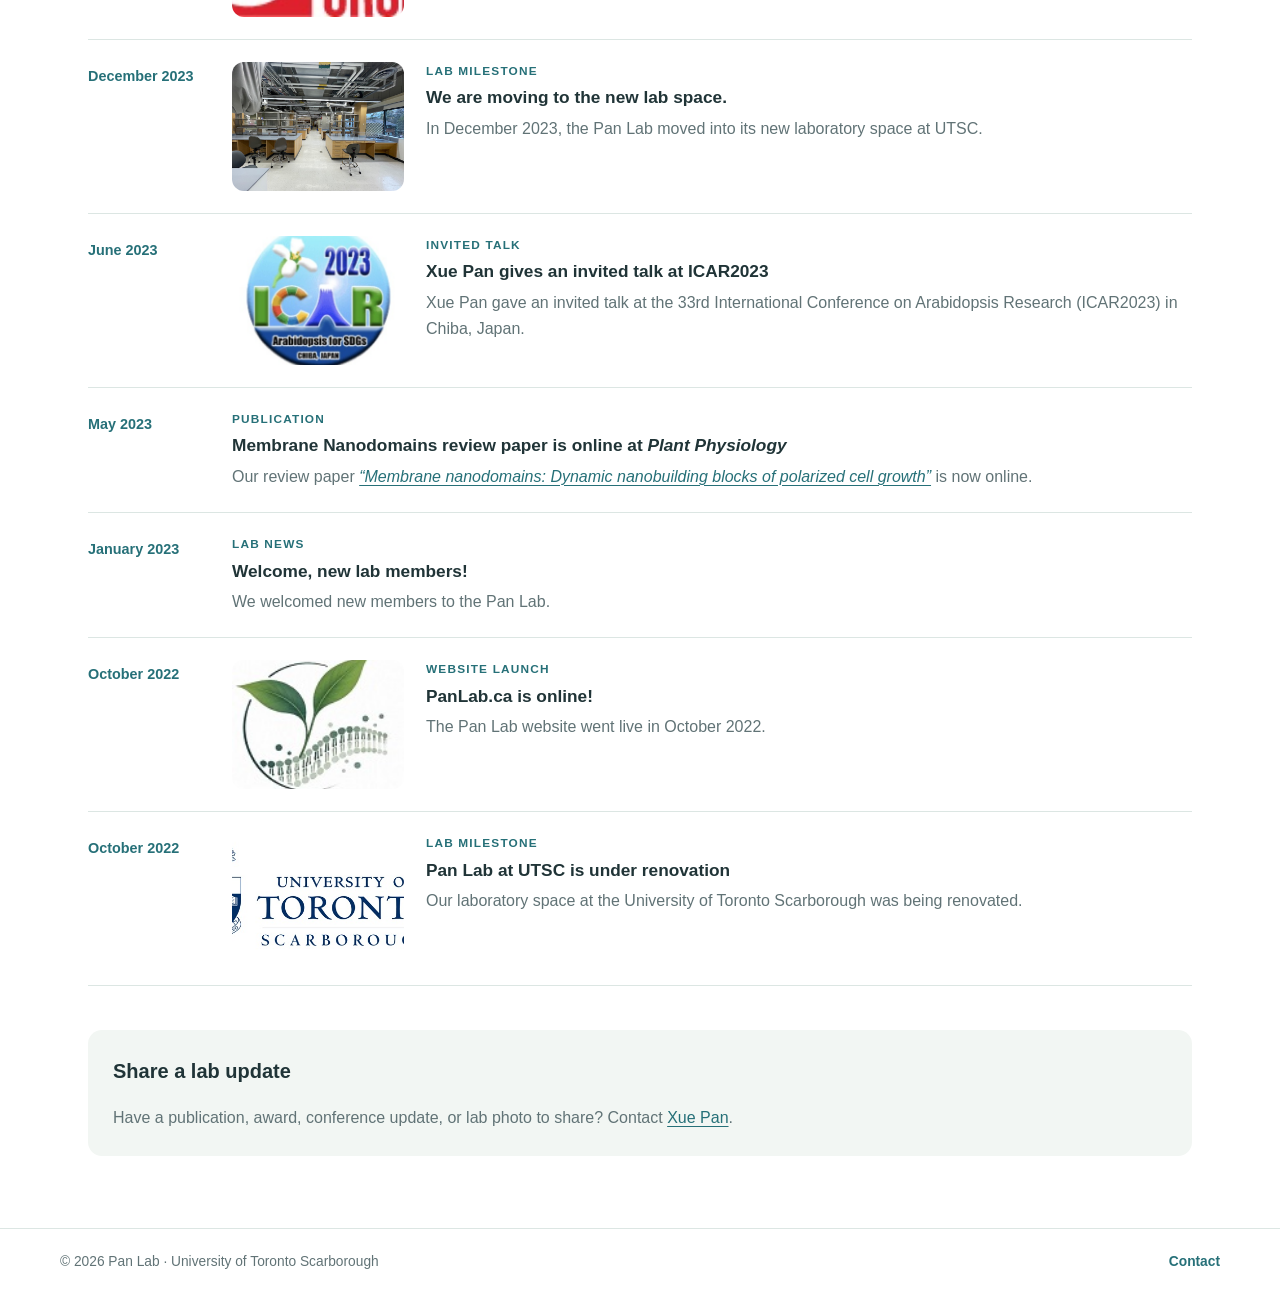
<file: Lab_News.html>
<!DOCTYPE html>
<html lang="en">
<head>
  <meta charset="utf-8">
  <meta name="viewport" content="width=device-width, initial-scale=1">
  <meta name="author" content="Xue Pan">
  <meta name="description" content="News and updates from the Pan Lab at the University of Toronto Scarborough.">
  <title>Lab News | Pan Lab</title>
  <link rel="stylesheet" href="PanLab.css?v=20261020-home-hero-original">
  <!-- Cloudflare Web Analytics -->
  <script type='module' src='https://static.cloudflareinsights.com/beacon.min.js' data-cf-beacon='{"token": "8f5326fe9d714124ade3e3eb37464fdb"}'></script>
  <!-- End Cloudflare Web Analytics -->
</head>
<body>
  <header class="site-header">
    <a class="brand" href="index.html" aria-label="Pan Lab home">
      <svg xmlns="http://www.w3.org/2000/svg" width="448" height="149" viewBox="0 0 448 149" role="img" aria-labelledby="title desc">
  <title id="title">Pan Lab</title>
  <desc id="desc">Pan Lab — Plant Membranes and Lipid Biology</desc>
  <image href="[data-uri]" width="448" height="149" preserveAspectRatio="xMidYMid meet"/>
</svg>
    </a>
    <nav class="topnav" aria-label="Main navigation">
      <a href="index.html">Home</a>
      <a href="Research.html">Research</a>
      <a href="People.html">People</a>
      <a class="active" href="Lab_News.html" aria-current="page">Lab News</a>
      <a href="Publications.html">Publications</a>
      <a href="Join.html">Join</a>
    </nav>
  </header>
  <main class="page-shell">
    <section class="page-intro">
      <p class="eyebrow">Pan Lab · Updates</p>
      <h1>Lab News</h1>
      <p>Research highlights, publications, student achievements, and moments from the lab.</p>
    </section>

    <section class="news-feature" aria-labelledby="news-dgat2-title">
      <div class="news-feature-copy">
        <p class="news-meta"><span>Publication</span><time datetime="2026-08">August 2026</time></p>
        <h2 id="news-dgat2-title">New paper out in <i>New Phytologist</i>!</h2>
        <p>Our study “Mutual antagonism between auxin and diacylglycerol acyltransferase 2 regulates high-temperature-induced hypocotyl elongation” is now online. It shows how auxin and DGAT2 push against each other to shape how plants grow at high temperatures. Huge congratulations to everyone involved!</p>
        <a class="text-link" href="https://doi.org/10.1111/nph.71497" target="_blank" rel="noopener noreferrer">Read the paper <span aria-hidden="true">↗</span></a>
      </div>
      <aside class="news-feature-panel" aria-label="Featured publication">
        <p class="eyebrow">New Phytologist</p>
        <p class="news-feature-equation">DGAT2 <span aria-hidden="true">↔</span> AUXIN</p>
        <p>Reciprocal regulation of growth under high-temperature conditions</p>
      </aside>
    </section>

    <section class="news-timeline" aria-labelledby="news-timeline-title">
      <div class="section-heading">
        <div><p class="eyebrow">People &amp; moments</p><h2 id="news-timeline-title">News and milestones</h2><p>Updates are listed from newest to oldest.</p></div>
      </div>
      <!-- Add each new update below the featured story and before older entries. Keep this list in reverse chronological order. -->
      <div class="news-timeline-list">
        <article class="news-timeline-item with-image">
          <time class="news-timeline-date" datetime="2026-10">Oct 2026</time>
          <a class="news-timeline-thumb" href="images/lab_news/202610_Punita.jpg" target="_blank" rel="noopener noreferrer"><img src="images/lab_news/202610_Punita.jpg" alt="Punita presentation award"></a>
          <div class="news-timeline-copy"><p class="news-timeline-category">Conference and Award</p><h3>Celebrating Success at CAPB 2026!</h3><p>Mohinur and Punita gave excellent presentations at the Canadian Association for Plant Biotechnology (CAPB) 2026 Conference! Congratulations to Punita on receiving 2nd Place in the Poster Presentation Competition. Great work and well-deserved recognition!</p></div>
        </article>
          <article class="news-timeline-item with-image">
          <time class="news-timeline-date" datetime="2026-10">Oct 2026</time>
          <a class="news-timeline-thumb" href="images/lab_news/202610_Didier_defends.jpg" target="_blank" rel="noopener noreferrer"><img src="images/lab_news/202610_Didier_defends.jpg" alt="Didier celebrating his MSc thesis defense"></a>
          <div class="news-timeline-copy"><p class="news-timeline-category">Student milestone</p><h3>Didier defends!</h3><p>A big congratulations to Didier on successfully defending his MSc thesis! We’re so proud of you, Didier!</p></div>
        </article>
        <article class="news-timeline-item with-image">
          <time class="news-timeline-date" datetime="2026-07">July 2026</time>
          <a class="news-timeline-thumb" href="images/lab_news/202607_Punita_attending_conference.jpeg" target="_blank" rel="noopener noreferrer"><img src="images/lab_news/202607_Punita_attending_conference.jpeg" alt="Punita attending a conference"></a>
          <div class="news-timeline-copy"><p class="news-timeline-category">Conference</p><h3>Xue and Punita in Ottawa!</h3><p>Xue and Punita presented our latest work at the 2026 Plant Biology Meeting in Ottawa.</p></div>
        </article>
        <article class="news-timeline-item with-image">
          <time class="news-timeline-date" datetime="2026-05">May 2026</time>
          <a class="news-timeline-thumb" href="images/lab_news/nserc.jpg" target="_blank" rel="noopener noreferrer"><img src="images/lab_news/nserc.jpg" alt="nserc"></a>
          <div class="news-timeline-copy"><p class="news-timeline-category">Student award</p><h3>Welcome, Exmund!</h3><p>Exmund Asante has won an NSERC Undergraduate Student Research Award (USRA) and is joining us for the summer.</p></div>
        </article>
        <article class="news-timeline-item no-image">
          <time class="news-timeline-date" datetime="2026-04">April 2026</time>
          <div class="news-timeline-copy"><p class="news-timeline-category">Scholarship</p><h3>Punita wins a CGRS-M!</h3><p>Punita has been awarded a Canada Graduate Research Scholarship – Master’s (CGRS-M), one of Canada’s most competitive graduate awards. Congratulations, Punita!</p></div>
        </article>
        <article class="news-timeline-item with-image">
          <time class="news-timeline-date" datetime="2026-04">April 2026</time>
          <a class="news-timeline-thumb" href="images/lab_news/20260424_pan_McCully_Lecture.jpg" target="_blank" rel="noopener noreferrer"><img src="images/lab_news/20260424_pan_McCully_Lecture.jpg" alt="The 10th annual McCully Lecture"></a>
          <div class="news-timeline-copy"><p class="news-timeline-category">Invited talk</p><h3>Invited Lecture at Carleton University
</h3><p>Xue was invited to deliver the 10th Annual McCully Lecture in Plant Biology at Carleton University</p></div>
        </article> 
        <article class="news-timeline-item with-image">
          <time class="news-timeline-date" datetime="2026-04">April 2026</time>
          <a class="news-timeline-thumb" href="images/lab_news/202604_Sophia_Defense.jpeg" target="_blank" rel="noopener noreferrer"><img src="images/lab_news/202604_Sophia_Defense.jpeg" alt="Sophia celebrating her MSc thesis defense"></a>
          <div class="news-timeline-copy"><p class="news-timeline-category">Student milestone</p><h3>Sophia defends!</h3><p>Sophia successfully defended her MSc thesis. Congratulations on this milestone, Sophia!</p></div>
        </article>
        <article class="news-timeline-item with-image">
          <time class="news-timeline-date" datetime="2025-12">December 2025</time>
          <a class="news-timeline-thumb" href="images/lab_news/202512_Mohinur_defense.jpg" target="_blank" rel="noopener noreferrer"><img src="images/lab_news/202512_Mohinur_defense.jpg" alt="Mohinur celebrating her MSc thesis defense"></a>
          <div class="news-timeline-copy"><p class="news-timeline-category">Student milestone</p><h3>Mohinur defends!</h3><p>Mohinur successfully defended her MSc thesis. Congratulations, Mohinur!</p></div>
        </article>
        <article class="news-timeline-item no-image">
          <time class="news-timeline-date" datetime="2025-12">December 2025</time>
          <div class="news-timeline-copy"><p class="news-timeline-category">Scholarship</p><h3>Another win for Punita!</h3><p>Punita received the Joan M. Coleman Ontario Graduate Scholarship in Science and Technology (QEII-GSST).</p></div>
        </article>
        <article class="news-timeline-item no-image">
          <time class="news-timeline-date" datetime="2025">2025</time>
          <div class="news-timeline-copy"><p class="news-timeline-category">Presentation award</p><h3>First place for Sophia!</h3><p>Sophia took home the first-place oral presentation award at the Canadian Society of Plant Biologists Eastern Regional Meeting 2025. Well done, Sophia!</p></div>
        </article>
        <article class="news-timeline-item with-image">
          <time class="news-timeline-date" datetime="2025-05">May 2025</time>
          <a class="news-timeline-thumb" href="images/lab_news/nserc.jpg" target="_blank" rel="noopener noreferrer"><img src="images/lab_news/nserc.jpg" alt="nserc"></a>
          <div class="news-timeline-copy"><p class="news-timeline-category">Student award</p><h3>Welcome, Punita!</h3><p>Punita won an NSERC USRA and is spending the summer in the lab.</p></div>
        </article>
        <article class="news-timeline-item no-image">
          <time class="news-timeline-date" datetime="2025-04">April 2025</time>
          <div class="news-timeline-copy"><p class="news-timeline-category">Publication</p><h3>Invited review in <i>Current Opinion in Plant Biology</i>!</h3><p>Our review <a href="https://doi.org/10.1016/j.pbi.2025.102697" target="_blank" rel="noopener noreferrer"><i>“Biomolecular condensates at the plasma membrane: Insights into plant cell signaling”</i></a> is now online. Congratulations to all involved!</p><a class="text-link" href="https://doi.org/10.1016/j.pbi.2025.102697" target="_blank" rel="noopener noreferrer">Read the paper <span aria-hidden="true">↗</span></a></div>
        </article>
        <article class="news-timeline-item no-image">
          <time class="news-timeline-date" datetime="2024-05">May 2024</time>
          <div class="news-timeline-copy"><p class="news-timeline-category">Publication</p><h3>Research review in <i>New Phytologist</i>!</h3><p>Our review <a href="https://doi.org/10.1111/nph.19815" target="_blank" rel="noopener noreferrer"><i>“Exploring the connections between ER-based lipid metabolism and plasma membrane nanodomain signaling”</i></a> is now available in <i>New Phytologist</i>. Congratulations to all involved!</p><a class="text-link" href="https://doi.org/10.1111/nph.19815" target="_blank" rel="noopener noreferrer">Read the paper <span aria-hidden="true">↗</span></a></div>
        </article>
        <article class="news-timeline-item with-image">
          <time class="news-timeline-date" datetime="2024-05">May 2024</time>
          <a class="news-timeline-thumb" href="images/lab_news/nserc.jpg" target="_blank" rel="noopener noreferrer"><img src="images/lab_news/nserc.jpg" alt="nserc"></a>
          <div class="news-timeline-copy"><p class="news-timeline-category">Student award</p><h3>Welcome, Didier!</h3><p>Didier won an NSERC USRA and spent the summer with us.</p></div>
        </article>
        <article class="news-timeline-item with-image">
          <time class="news-timeline-date" datetime="2023-12">December 2023</time>
          <a class="news-timeline-thumb" href="images/lab_news/202312_newlab.jpeg" target="_blank" rel="noopener noreferrer"><img src="images/lab_news/202312_newlab.jpeg" alt="The Pan Lab moving into its new laboratory space"></a>
          <div class="news-timeline-copy"><p class="news-timeline-category">Lab milestone</p><h3>We are moving to the new lab space.</h3><p>In December 2023, the Pan Lab moved into its new laboratory space at UTSC.</p></div>
        </article>
        <article class="news-timeline-item with-image">
          <time class="news-timeline-date" datetime="2023-06">June 2023</time>
          <a class="news-timeline-thumb" href="images/lab_news/icar2023.jpg" target="_blank" rel="noopener noreferrer"><img src="images/lab_news/icar2023.jpg" alt="ICAR2023"></a>
          <div class="news-timeline-copy"><p class="news-timeline-category">Invited talk</p><h3>Xue Pan gives an invited talk at ICAR2023
</h3><p>Xue Pan gave an invited talk at the 33rd International Conference on Arabidopsis Research (ICAR2023) in Chiba, Japan.</p></div>
        </article>         
        <article class="news-timeline-item no-image">
          <time class="news-timeline-date" datetime="2023-05">May 2023</time>
          <div class="news-timeline-copy"><p class="news-timeline-category">Publication</p><h3>Membrane Nanodomains review paper is online at <i>Plant Physiology</i></h3><p>Our review paper <a href="https://academic.oup.com/plphys/article/193/1/83/7166813" target="_blank" rel="noopener noreferrer"><i>“Membrane nanodomains: Dynamic nanobuilding blocks of polarized cell growth”</i></a> is now online.</p></div>
        </article>
        <article class="news-timeline-item no-image">
          <time class="news-timeline-date" datetime="2023-01">January 2023</time>
          <div class="news-timeline-copy"><p class="news-timeline-category">Lab news</p><h3>Welcome, new lab members!</h3><p>We welcomed new members to the Pan Lab.</p></div>
        </article>
        <article class="news-timeline-item with-image">
          <time class="news-timeline-date" datetime="2022-10">October 2022</time>
          <a class="news-timeline-thumb" href="images/lab_news/panlab.jpg" target="_blank" rel="noopener noreferrer"><img src="images/lab_news/panlab.jpg" alt="panlab"></a>
          <div class="news-timeline-copy"><p class="news-timeline-category">Website launch</p><h3>PanLab.ca is online!</h3><p>The Pan Lab website went live in October 2022.</p></div>
        </article>  
        <article class="news-timeline-item with-image">
          <time class="news-timeline-date" datetime="2022-10">October 2022</time>
          <a class="news-timeline-thumb" href="images/lab_news/utsc.jpg" target="_blank" rel="noopener noreferrer"><img src="images/lab_news/utsc.jpg" alt="utsc"></a>
          <div class="news-timeline-copy"><p class="news-timeline-category">Lab milestone</p><h3>Pan Lab at UTSC is under renovation</h3><p>Our laboratory space at the University of Toronto Scarborough was being renovated.</p></div>
        </article>                 
      </div>
    </section>

    <section class="news-note">
      <h2>Share a lab update</h2>
      <p>Have a publication, award, conference update, or lab photo to share? Contact <a href="mailto:xp.pan@utoronto.ca">Xue Pan</a>.</p>
    </section>
  </main>
  <footer class="site-footer">
    <span>© 2026 Pan Lab · University of Toronto Scarborough</span>
    <a href="mailto:xp.pan@utoronto.ca">Contact</a>
  </footer>

<script>
(function assignNewsTimelineAnchors() {
  const slugify = (value) => (value || "")
    .normalize("NFD")
    .replace(/[\u0300-\u036f]/g, "")
    .toLowerCase()
    .replace(/[^a-z0-9]+/g, "-")
    .replace(/^-+|-+$/g, "") || "update";

  const featuredHeading = document.querySelector(".news-feature-copy h2");
  if (featuredHeading && !featuredHeading.id) {
    const featuredDate = document.querySelector(".news-feature-copy time")?.getAttribute("datetime") || "undated";
    featuredHeading.id = "news-" + featuredDate + "-" + slugify(featuredHeading.textContent.trim());
  }

  document.querySelectorAll(".news-timeline-item").forEach((item) => {
    if (item.id) return;
    const heading = item.querySelector(".news-timeline-copy h3");
    const time = item.querySelector("time.news-timeline-date");
    if (!heading) return;
    const date = time?.getAttribute("datetime") || "undated";
    item.id = "news-" + date + "-" + slugify(heading.textContent.trim());
  });
})();
</script>

</body>
</html>
</file>
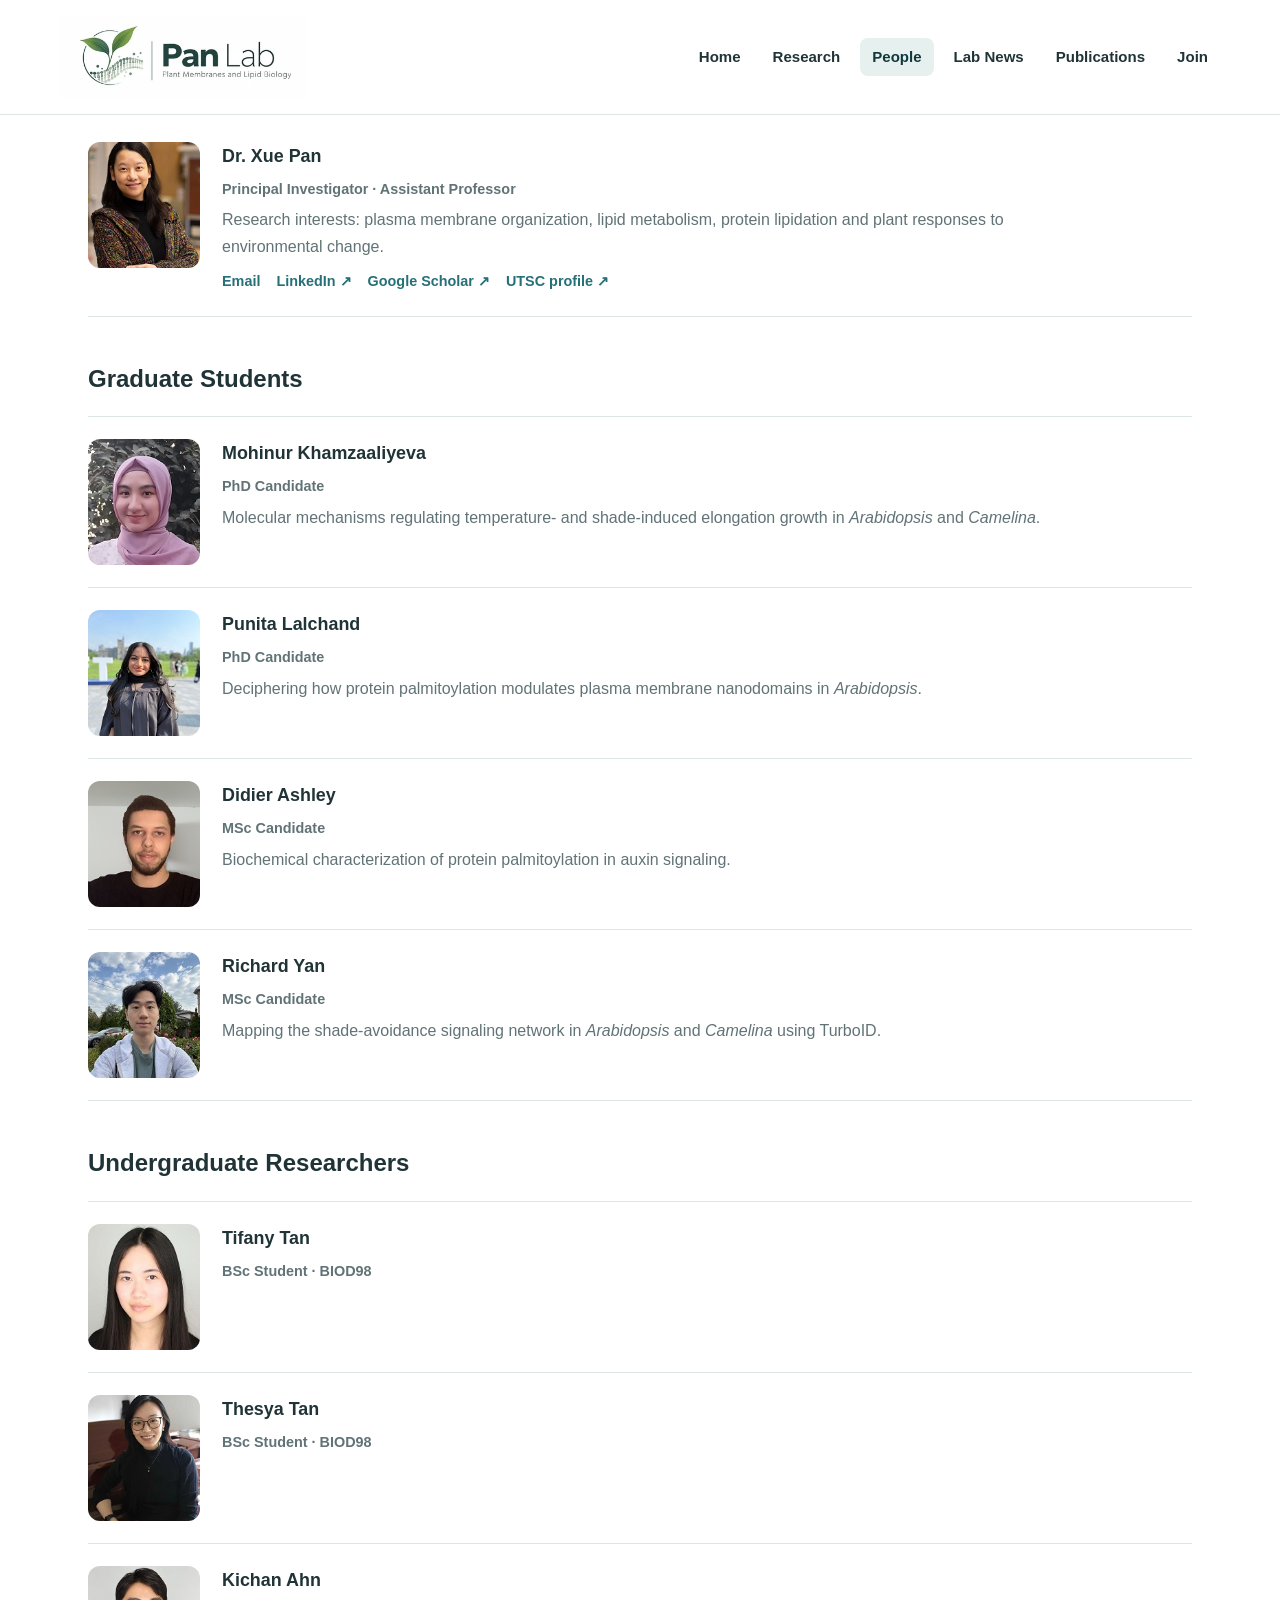
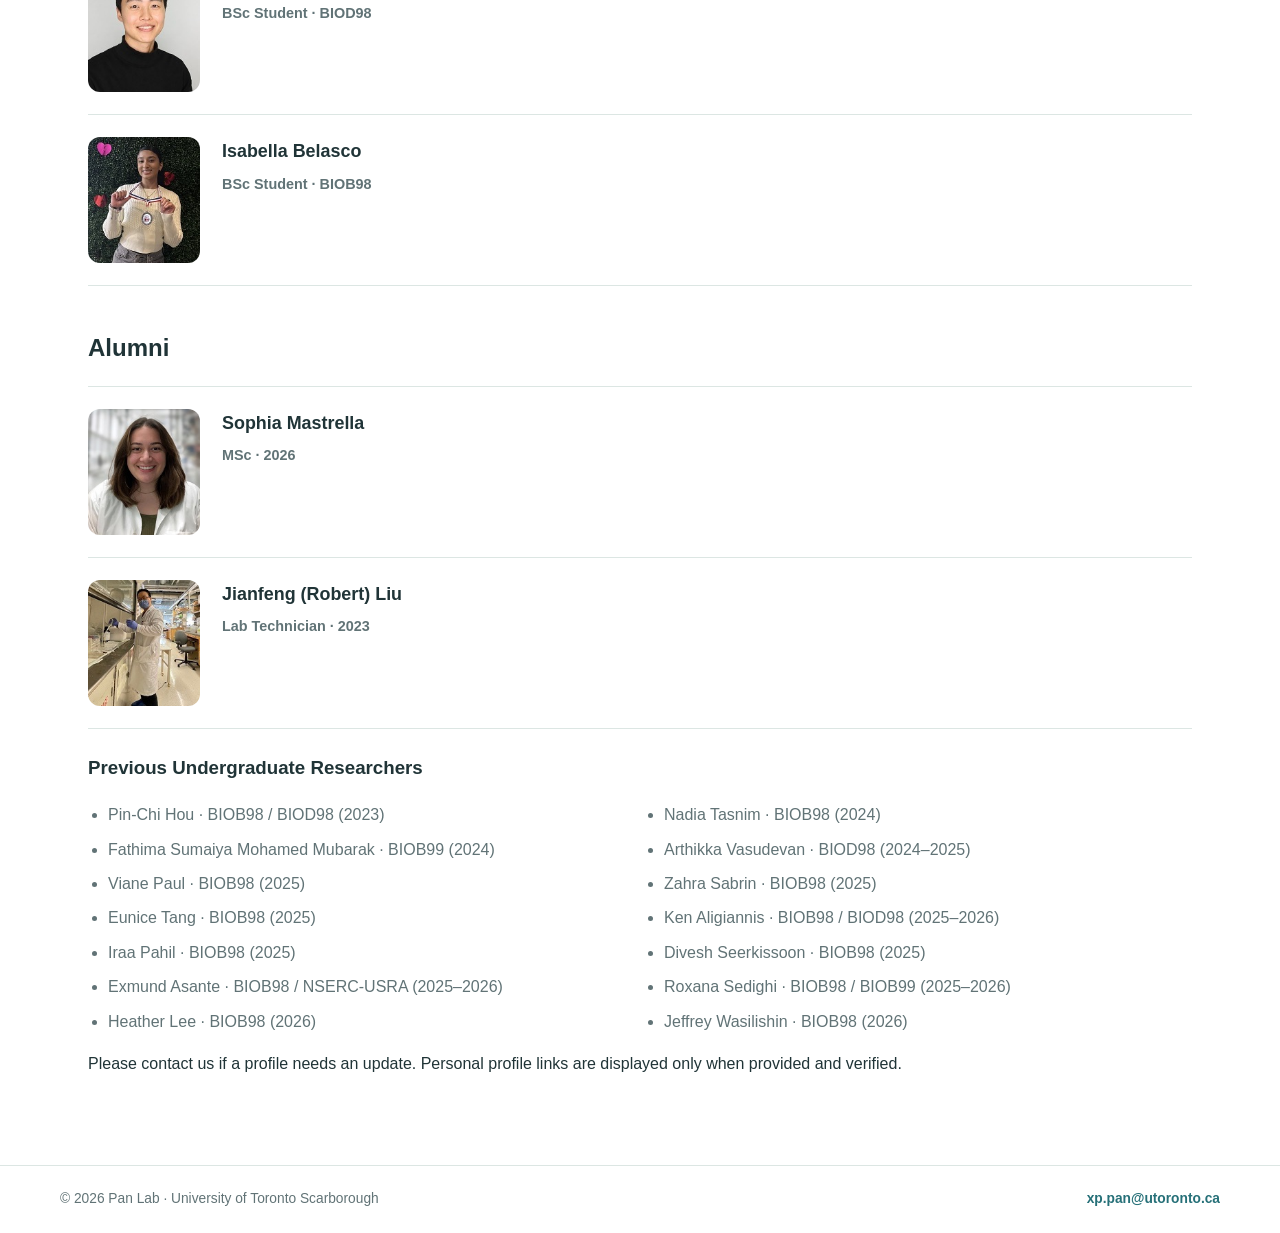
<file: People.html>
<!DOCTYPE html>
<html lang="en">
<head>
  <meta charset="utf-8">
  <meta name="viewport" content="width=device-width, initial-scale=1">
  <meta name="author" content="Xue Pan">
  <meta name="description" content="Meet the researchers and students of the Pan Lab at the University of Toronto Scarborough.">
  <title>People | Pan Lab</title>
  <link rel="stylesheet" href="PanLab.css?v=20261020-home-hero-original">
  <!-- Cloudflare Web Analytics -->
  <script type='module' src='https://static.cloudflareinsights.com/beacon.min.js' data-cf-beacon='{"token": "8f5326fe9d714124ade3e3eb37464fdb"}'></script>
  <!-- End Cloudflare Web Analytics -->
</head>
<body class="people-page">
<header class="site-header">
  <a class="brand" href="index.html" aria-label="Pan Lab home"><svg xmlns="http://www.w3.org/2000/svg" width="448" height="149" viewBox="0 0 448 149" role="img" aria-labelledby="title desc">
  <title id="title">Pan Lab</title>
  <desc id="desc">Pan Lab — Plant Membranes and Lipid Biology</desc>
  <image href="[data-uri]" width="448" height="149" preserveAspectRatio="xMidYMid meet"/>
</svg></a>
  <nav class="topnav" aria-label="Main navigation">
    <a  href="index.html">Home</a>
    <a  href="Research.html">Research</a>
    <a class="active" aria-current="page" href="People.html">People</a>
    <a  href="Lab_News.html">Lab News</a>
    <a  href="Publications.html">Publications</a>
    <a  href="Join.html">Join</a>
  </nav>
</header>
<main class="page-shell">
  
  <section class="team-group"><div class="team-list team-list-first">
    <article class="person-row"><img class="person-photo" src="images/people/xuepan23.jpg" alt="Dr. Xue Pan"><div class="person-info"><h3>Dr. Xue Pan</h3><p class="person-role">Principal Investigator · Assistant Professor</p><p>Research interests: plasma membrane organization, lipid metabolism, protein lipidation and plant responses to environmental change.</p><div class="person-links"><a href="mailto:xp.pan@utoronto.ca">Email</a><a href="https://www.linkedin.com/in/xuepan/" target="_blank" rel="noopener noreferrer">LinkedIn ↗</a><a href="https://scholar.google.com/citations?hl=en&amp;user=HE_f1KAAAAAJ&amp;view_op=list_works&amp;sortby=pubdate" target="_blank" rel="noopener noreferrer">Google Scholar ↗</a><a href="https://www.utsc.utoronto.ca/biosci/xue-pan" target="_blank" rel="noopener noreferrer">UTSC profile ↗</a></div></div></article>
  </div></section>
  <section class="team-group"><h2>Graduate Students</h2><div class="team-list">
    <article class="person-row"><img class="person-photo" src="images/people/Mohinur_Khamzaaliyeva23.jpg" alt="Mohinur Khamzaaliyeva"><div class="person-info"><h3>Mohinur Khamzaaliyeva</h3><p class="person-role">PhD Candidate</p><p>Molecular mechanisms regulating temperature- and shade-induced elongation growth in <i>Arabidopsis</i> and <i>Camelina</i>.</p></div></article>
    <article class="person-row"><img class="person-photo" src="images/people/punita.jpg" alt="Portrait placeholder for Punita Lalchand"><div class="person-info"><h3>Punita Lalchand</h3><p class="person-role">PhD Candidate</p><p>Deciphering how protein palmitoylation modulates plasma membrane nanodomains in <i>Arabidopsis</i>.</p></div></article>
    <article class="person-row"><img class="person-photo" src="images/people/Didier_Ashley23.jpg" alt="Didier Ashley"><div class="person-info"><h3>Didier Ashley</h3><p class="person-role">MSc Candidate</p><p>Biochemical characterization of protein palmitoylation in auxin signaling.</p></div></article>
    <article class="person-row"><img class="person-photo" src="images/people/Richard_Yan.jpg" alt="Portrait placeholder for Richard Yan"><div class="person-info"><h3>Richard Yan</h3><p class="person-role">MSc Candidate</p><p>Mapping the shade-avoidance signaling network in <i>Arabidopsis</i> and <i>Camelina</i> using TurboID.</p></div></article>
  </div></section>
  <section class="team-group"><h2>Undergraduate Researchers</h2><div class="team-list">
    <article class="person-row"><img class="person-photo" src="images/people/Tifany_Tan.jpg" alt="Portrait placeholder for Tifany Tan"><div class="person-info"><h3>Tifany Tan</h3><p class="person-role">BSc Student · BIOD98</p></div></article>
    <article class="person-row"><img class="person-photo" src="images/people/Thesya_Tan.jpg" alt="Portrait placeholder for Thesya Tan"><div class="person-info"><h3>Thesya Tan</h3><p class="person-role">BSc Student · BIOD98</p></div></article>
    <article class="person-row"><img class="person-photo" src="images/people/Kichan_Ahn.jpg" alt="Portrait placeholder for Kichan Ahn"><div class="person-info"><h3>Kichan Ahn</h3><p class="person-role">BSc Student · BIOD98</p></div></article>
    <article class="person-row"><img class="person-photo" src="images/people/Isabella_Belasco.jpg" alt="Portrait placeholder for Isabella Belasco"><div class="person-info"><h3>Isabella Belasco</h3><p class="person-role">BSc Student · BIOB98</p></div></article>
  </div></section>
  <section class="team-group"><h2>Alumni</h2><div class="team-list">
    <article class="person-row"><img class="person-photo" src="images/people/Sophia_Mastrella23.jpg" alt="Sophia Mastrella"><div class="person-info"><h3>Sophia Mastrella</h3><p class="person-role">MSc · 2026</p></div></article>
    <article class="person-row"><img class="person-photo" src="images/people/rob23.jpg" alt="Jianfeng (Robert) Liu"><div class="person-info"><h3>Jianfeng (Robert) Liu</h3><p class="person-role">Lab Technician · 2023</p></div></article>
  </div>
  <h3 style="margin-top:24px">Previous Undergraduate Researchers</h3>
  <ul class="alumni-list">
    <li>Pin-Chi Hou · BIOB98 / BIOD98 (2023)</li><li>Nadia Tasnim · BIOB98 (2024)</li>
    <li>Fathima Sumaiya Mohamed Mubarak · BIOB99 (2024)</li><li>Arthikka Vasudevan · BIOD98 (2024–2025)</li>
    <li>Viane Paul · BIOB98 (2025)</li><li>Zahra Sabrin · BIOB98 (2025)</li>
    <li>Eunice Tang · BIOB98 (2025)</li><li>Ken Aligiannis · BIOB98 / BIOD98 (2025–2026)</li>
    <li>Iraa Pahil · BIOB98 (2025)</li><li>Divesh Seerkissoon · BIOB98 (2025)</li>
    <li>Exmund Asante · BIOB98 / NSERC-USRA (2025–2026)</li><li>Roxana Sedighi · BIOB98 / BIOB99 (2025–2026)</li>
    <li>Heather Lee · BIOB98 (2026)</li><li>Jeffrey Wasilishin · BIOB98 (2026)</li>
  </ul></section>
  <p class="publications-note">Please contact us if a profile needs an update. Personal profile links are displayed only when provided and verified.</p>
</main>
<footer class="site-footer"><span>© 2026 Pan Lab · University of Toronto Scarborough</span><a href="mailto:xp.pan@utoronto.ca">xp.pan@utoronto.ca</a></footer>
</body>
</html>
</file>
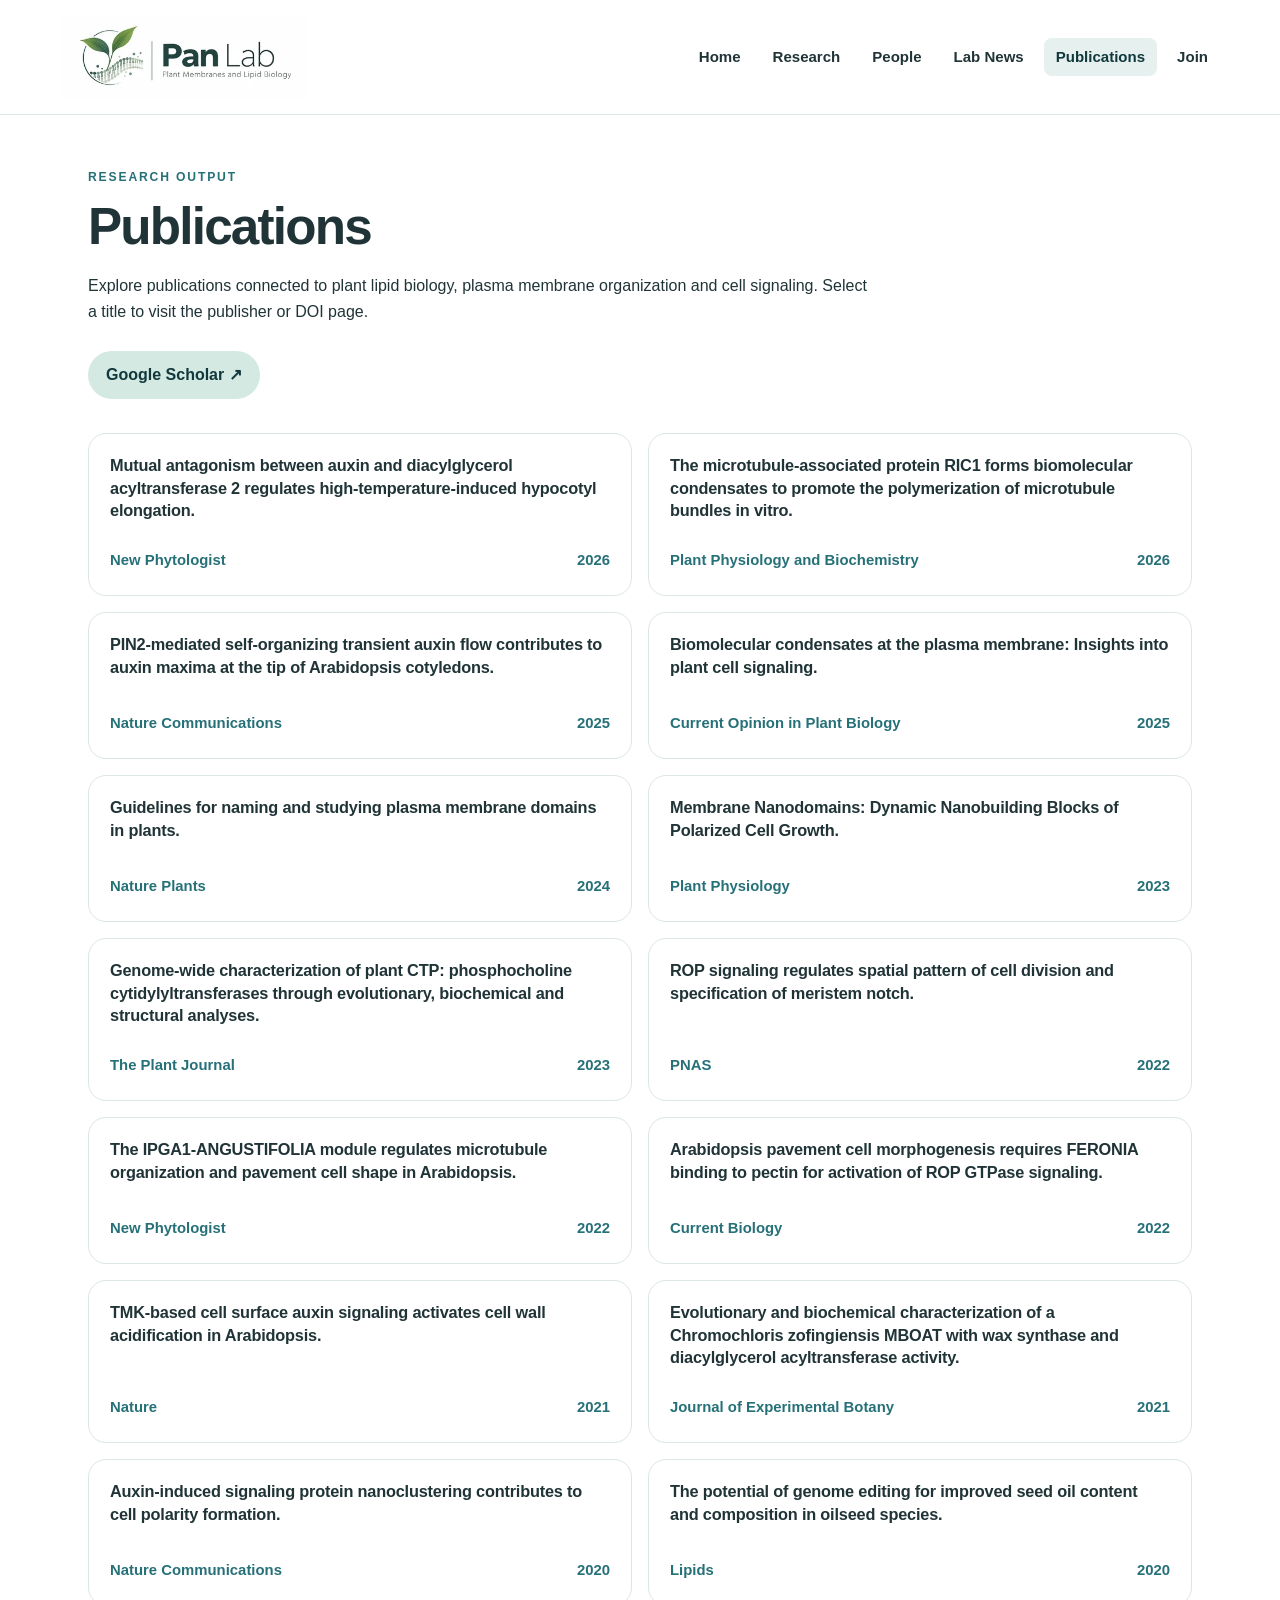
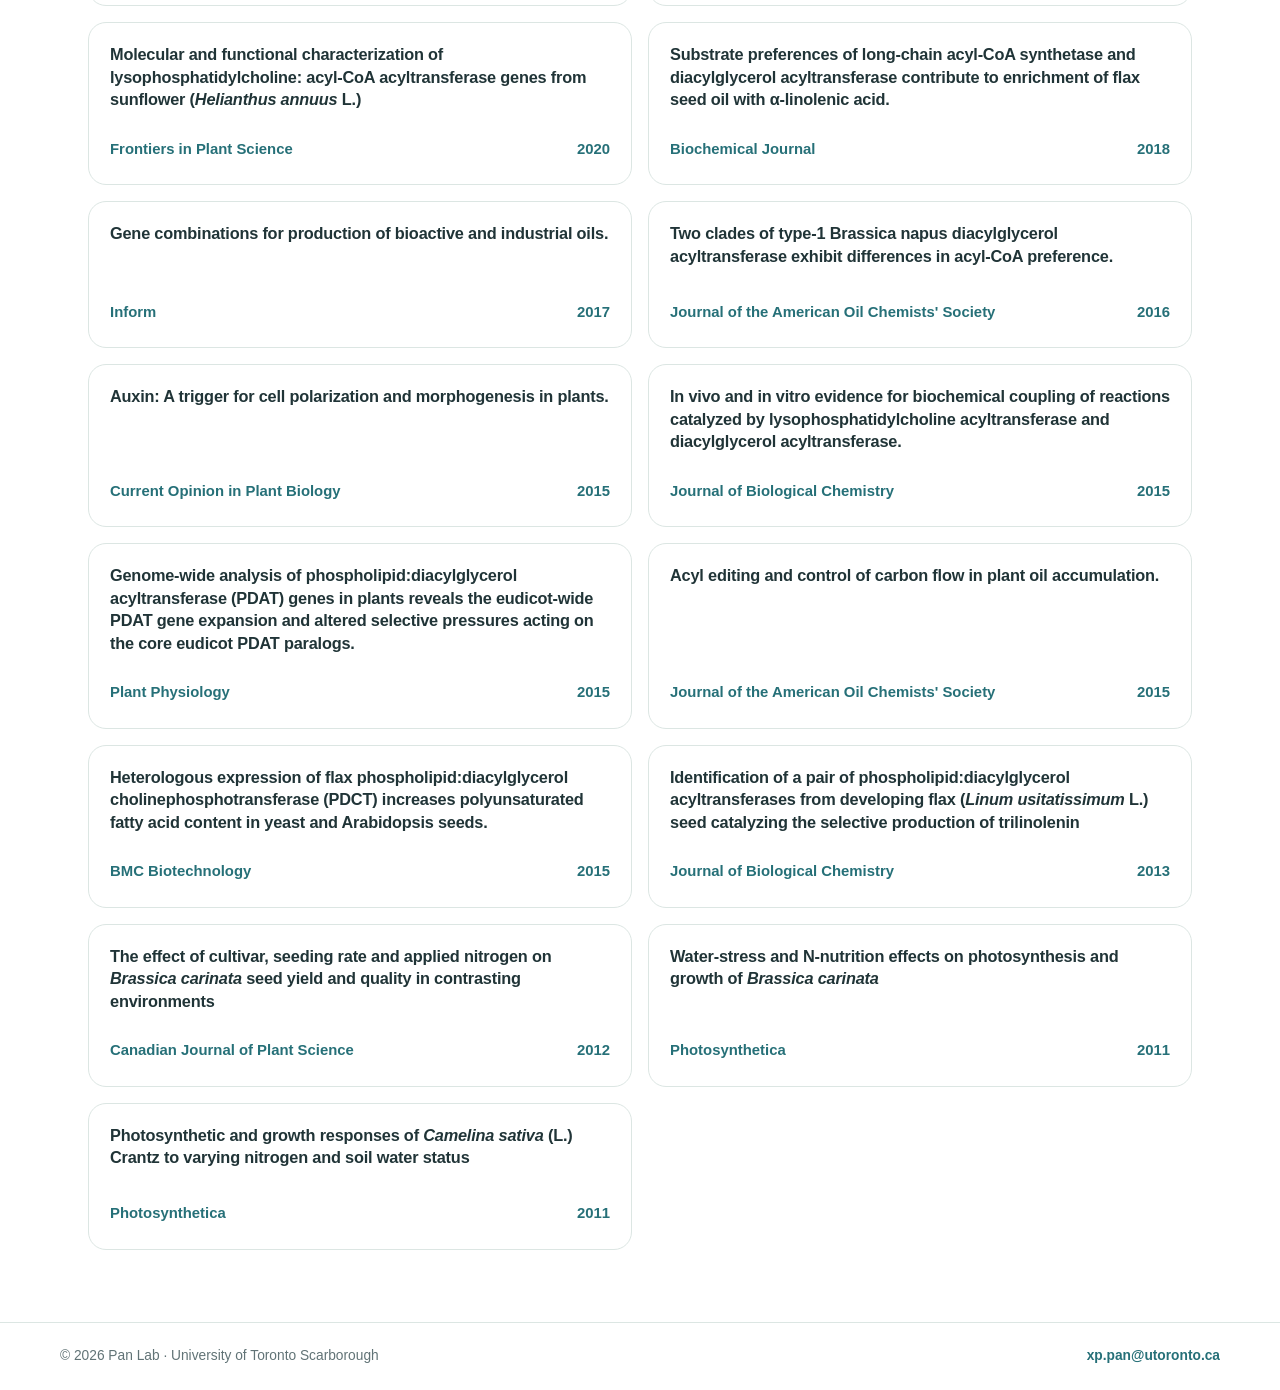
<file: Publications.html>
<!DOCTYPE html>
<html lang="en">
<head>
  <meta charset="utf-8">
  <meta name="viewport" content="width=device-width, initial-scale=1">
  <meta name="author" content="Xue Pan">
  <meta name="description" content="Selected and complete publications from the Pan Lab on plant membrane signaling, lipid metabolism and development.">
  <title>Publications | Pan Lab</title>
  <link rel="stylesheet" href="PanLab.css?v=20261020-home-hero-original">
  <!-- Cloudflare Web Analytics -->
  <script type='module' src='https://static.cloudflareinsights.com/beacon.min.js' data-cf-beacon='{"token": "8f5326fe9d714124ade3e3eb37464fdb"}'></script>
  <!-- End Cloudflare Web Analytics -->
</head>
<body>
<header class="site-header">
  <a class="brand" href="index.html" aria-label="Pan Lab home"><svg xmlns="http://www.w3.org/2000/svg" width="448" height="149" viewBox="0 0 448 149" role="img" aria-labelledby="title desc">
  <title id="title">Pan Lab</title>
  <desc id="desc">Pan Lab — Plant Membranes and Lipid Biology</desc>
  <image href="[data-uri]" width="448" height="149" preserveAspectRatio="xMidYMid meet"/>
</svg></a>
  <nav class="topnav" aria-label="Main navigation">
    <a  href="index.html">Home</a>
    <a  href="Research.html">Research</a>
    <a  href="People.html">People</a>
    <a  href="Lab_News.html">Lab News</a>
    <a class="active" aria-current="page" href="Publications.html">Publications</a>
    <a  href="Join.html">Join</a>
  </nav>
</header>
<main class="page-shell">
  <section class="page-intro"><p class="eyebrow">Research output</p><h1>Publications</h1><p>Explore publications connected to plant lipid biology, plasma membrane organization and cell signaling. Select a title to visit the publisher or DOI page.</p><div class="actions"><a class="button-link" href="https://scholar.google.com/citations?hl=en&amp;user=HE_f1KAAAAAJ&amp;view_op=list_works&amp;sortby=pubdate" target="_blank" rel="noopener noreferrer">Google Scholar ↗</a></div></section>
  <section class="publication-grid" aria-label="Peer-reviewed publications">
    <article class="publication-card">
      <div class="publication-body"><h2><a href="https://doi.org/10.1111/nph.71497" target="_blank" rel="noopener noreferrer">Mutual antagonism between auxin and diacylglycerol acyltransferase 2 regulates high-temperature-induced hypocotyl elongation.</a></h2><p class="page-meta"><span>New Phytologist</span><span>2026</span></p></div>
    </article>
<article class="publication-card">
      <div class="publication-body"><h2><a href="https://doi.org/10.1016/j.plaphy.2026.111483" target="_blank" rel="noopener noreferrer">The microtubule-associated protein RIC1 forms biomolecular condensates to promote the polymerization of microtubule bundles in vitro.</a></h2><p class="page-meta"><span>Plant Physiology and Biochemistry</span><span>2026</span></p></div>
    </article>
<article class="publication-card">
      <div class="publication-body"><h2><a href="https://doi.org/10.1038/s41467-024-55480-8" target="_blank" rel="noopener noreferrer">PIN2-mediated self-organizing transient auxin flow contributes to auxin maxima at the tip of Arabidopsis cotyledons.</a></h2><p class="page-meta"><span>Nature Communications</span><span>2025</span></p></div>
    </article>
<article class="publication-card">
      <div class="publication-body"><h2><a href="https://doi.org/10.1016/j.pbi.2025.102697" target="_blank" rel="noopener noreferrer">Biomolecular condensates at the plasma membrane: Insights into plant cell signaling.</a></h2><p class="page-meta"><span>Current Opinion in Plant Biology</span><span>2025</span></p></div>
    </article>
<article class="publication-card">
      <div class="publication-body"><h2><a href="https://doi.org/10.1038/s41477-024-01742-8" target="_blank" rel="noopener noreferrer">Guidelines for naming and studying plasma membrane domains in plants.</a></h2><p class="page-meta"><span>Nature Plants</span><span>2024</span></p></div>
    </article>
<article class="publication-card">
      <div class="publication-body"><h2><a href="https://academic.oup.com/plphys/article/193/1/83/7166813" target="_blank" rel="noopener noreferrer">Membrane Nanodomains: Dynamic Nanobuilding Blocks of Polarized Cell Growth.</a></h2><p class="page-meta"><span>Plant Physiology</span><span>2023</span></p></div>
    </article>
<article class="publication-card">
      <div class="publication-body"><h2><a href="https://onlinelibrary.wiley.com/doi/10.1111/tpj.16264" target="_blank" rel="noopener noreferrer">Genome-wide characterization of plant CTP: phosphocholine cytidylyltransferases through evolutionary, biochemical and structural analyses.</a></h2><p class="page-meta"><span>The Plant Journal</span><span>2023</span></p></div>
    </article>
<article class="publication-card">
      <div class="publication-body"><h2><a href="https://www.pnas.org/doi/10.1073/pnas.2117803119" target="_blank" rel="noopener noreferrer">ROP signaling regulates spatial pattern of cell division and specification of meristem notch.</a></h2><p class="page-meta"><span>PNAS</span><span>2022</span></p></div>
    </article>
<article class="publication-card">
      <div class="publication-body"><h2><a href="https://nph.onlinelibrary.wiley.com/doi/10.1111/nph.18433" target="_blank" rel="noopener noreferrer">The IPGA1-ANGUSTIFOLIA module regulates microtubule organization and pavement cell shape in Arabidopsis.</a></h2><p class="page-meta"><span>New Phytologist</span><span>2022</span></p></div>
    </article>
<article class="publication-card">
      <div class="publication-body"><h2><a href="https://www.sciencedirect.com/science/article/pii/S096098222101589X" target="_blank" rel="noopener noreferrer">Arabidopsis pavement cell morphogenesis requires FERONIA binding to pectin for activation of ROP GTPase signaling.</a></h2><p class="page-meta"><span>Current Biology</span><span>2022</span></p></div>
    </article>
<article class="publication-card">
      <div class="publication-body"><h2><a href="https://www.nature.com/articles/s41586-021-03976-4" target="_blank" rel="noopener noreferrer">TMK-based cell surface auxin signaling activates cell wall acidification in Arabidopsis.</a></h2><p class="page-meta"><span>Nature</span><span>2021</span></p></div>
    </article>
<article class="publication-card">
      <div class="publication-body"><h2><a href="https://academic.oup.com/jxb/article/72/14/5154/6275182" target="_blank" rel="noopener noreferrer">Evolutionary and biochemical characterization of a Chromochloris zofingiensis MBOAT with wax synthase and diacylglycerol acyltransferase activity.</a></h2><p class="page-meta"><span>Journal of Experimental Botany</span><span>2021</span></p></div>
    </article>
<article class="publication-card">
      <div class="publication-body"><h2><a href="https://www.nature.com/articles/s41467-020-17602-w" target="_blank" rel="noopener noreferrer">Auxin-induced signaling protein nanoclustering contributes to cell polarity formation.</a></h2><p class="page-meta"><span>Nature Communications</span><span>2020</span></p></div>
    </article>
<article class="publication-card">
      <div class="publication-body"><h2><a href="https://onlinelibrary.wiley.com/doi/10.1002/lipd.12249" target="_blank" rel="noopener noreferrer">The potential of genome editing for improved seed oil content and composition in oilseed species.</a></h2><p class="page-meta"><span>Lipids</span><span>2020</span></p></div>
    </article>
<article class="publication-card">
      <div class="publication-body"><h2><a href="https://www.frontiersin.org/journals/plant-science/articles/10.3389/fpls.2020.00403/full" target="_blank" rel="noopener noreferrer">Molecular and functional characterization of lysophosphatidylcholine: acyl-CoA acyltransferase genes from sunflower (<i>Helianthus annuus</i> L.)</a></h2><p class="page-meta"><span>Frontiers in Plant Science</span><span>2020</span></p></div>
    </article>
<article class="publication-card">
      <div class="publication-body"><h2><a href="https://doi.org/10.1042/BCJ20170910" target="_blank" rel="noopener noreferrer">Substrate preferences of long-chain acyl-CoA synthetase and diacylglycerol acyltransferase contribute to enrichment of flax seed oil with α-linolenic acid.</a></h2><p class="page-meta"><span>Biochemical Journal</span><span>2018</span></p></div>
    </article>
<article class="publication-card">
      <div class="publication-body"><h2><a href="https://doi.org/10.21748/inform.03.2017.14" target="_blank" rel="noopener noreferrer">Gene combinations for production of bioactive and industrial oils.</a></h2><p class="page-meta"><span>Inform</span><span>2017</span></p></div>
    </article>
<article class="publication-card">
      <div class="publication-body"><h2><a href="https://aocs.onlinelibrary.wiley.com/doi/10.1007/s11745-016-4158-5" target="_blank" rel="noopener noreferrer">Two clades of type-1 Brassica napus diacylglycerol acyltransferase exhibit differences in acyl-CoA preference.</a></h2><p class="page-meta"><span>Journal of the American Oil Chemists' Society</span><span>2016</span></p></div>
    </article>
<article class="publication-card">
      <div class="publication-body"><h2><a href="https://www.sciencedirect.com/science/article/pii/S1369526615001288" target="_blank" rel="noopener noreferrer">Auxin: A trigger for cell polarization and morphogenesis in plants.</a></h2><p class="page-meta"><span>Current Opinion in Plant Biology</span><span>2015</span></p></div>
    </article>
<article class="publication-card">
      <div class="publication-body"><h2><a href="https://www.sciencedirect.com/science/article/pii/S0021925815003902" target="_blank" rel="noopener noreferrer">In vivo and in vitro evidence for biochemical coupling of reactions catalyzed by lysophosphatidylcholine acyltransferase and diacylglycerol acyltransferase.</a></h2><p class="page-meta"><span>Journal of Biological Chemistry</span><span>2015</span></p></div>
    </article>
<article class="publication-card">
      <div class="publication-body"><h2><a href="https://academic.oup.com/plphys/article/167/3/887/6113742" target="_blank" rel="noopener noreferrer">Genome-wide analysis of phospholipid:diacylglycerol acyltransferase (PDAT) genes in plants reveals the eudicot-wide PDAT gene expansion and altered selective pressures acting on the core eudicot PDAT paralogs.</a></h2><p class="page-meta"><span>Plant Physiology</span><span>2015</span></p></div>
    </article>
<article class="publication-card">
      <div class="publication-body"><h2><a href="https://link.springer.com/article/10.1007/s11745-015-4065-2" target="_blank" rel="noopener noreferrer">Acyl editing and control of carbon flow in plant oil accumulation.</a></h2><p class="page-meta"><span>Journal of the American Oil Chemists' Society</span><span>2015</span></p></div>
    </article>
<article class="publication-card">
      <div class="publication-body"><h2><a href="https://link.springer.com/article/10.1186/s12896-015-0156-6" target="_blank" rel="noopener noreferrer">Heterologous expression of flax phospholipid:diacylglycerol cholinephosphotransferase (PDCT) increases polyunsaturated fatty acid content in yeast and Arabidopsis seeds.</a></h2><p class="page-meta"><span>BMC Biotechnology</span><span>2015</span></p></div>
    </article>
<article class="publication-card">
      <div class="publication-body"><h2><a href="https://www.sciencedirect.com/science/article/pii/S0021925820453074" target="_blank" rel="noopener noreferrer">Identification of a pair of phospholipid:diacylglycerol acyltransferases from developing flax (<i>Linum usitatissimum</i> L.) seed catalyzing the selective production of trilinolenin</a></h2><p class="page-meta"><span>Journal of Biological Chemistry</span><span>2013</span></p></div>
    </article>
<article class="publication-card">
      <div class="publication-body"><h2><a href="https://cdnsciencepub.com/doi/10.4141/CJPS2011-169" target="_blank" rel="noopener noreferrer">The effect of cultivar, seeding rate and applied nitrogen on <i>Brassica carinata</i> seed yield and quality in contrasting environments</a></h2><p class="page-meta"><span>Canadian Journal of Plant Science</span><span>2012</span></p></div>
    </article>
<article class="publication-card">
      <div class="publication-body"><h2><a href="https://www.ps.ueb.cas.cz/artkey/phs-201102-0017_water-stress-and-n-nutrition-effects-on-photosynthesis-and-growth-of-brassica-carinata.php" target="_blank" rel="noopener noreferrer">Water-stress and N-nutrition effects on photosynthesis and growth of <i>Brassica carinata</i></a></h2><p class="page-meta"><span>Photosynthetica</span><span>2011</span></p></div>
    </article>
<article class="publication-card">
      <div class="publication-body"><h2><a href="https://www.ps.ueb.cas.cz/artkey/phs-201102-0018_photosynthetic-and-growth-responses-of-camelina-sativa-l-crantz-to-varying-nitrogen-and-soil-water-status.php" target="_blank" rel="noopener noreferrer">Photosynthetic and growth responses of <i>Camelina sativa</i> (L.) Crantz to varying nitrogen and soil water status</a></h2><p class="page-meta"><span>Photosynthetica</span><span>2011</span></p></div>
    </article>
  </section>
</main>
<footer class="site-footer"><span>© 2026 Pan Lab · University of Toronto Scarborough</span><a href="mailto:xp.pan@utoronto.ca">xp.pan@utoronto.ca</a></footer>
</body>
</html>
</file>
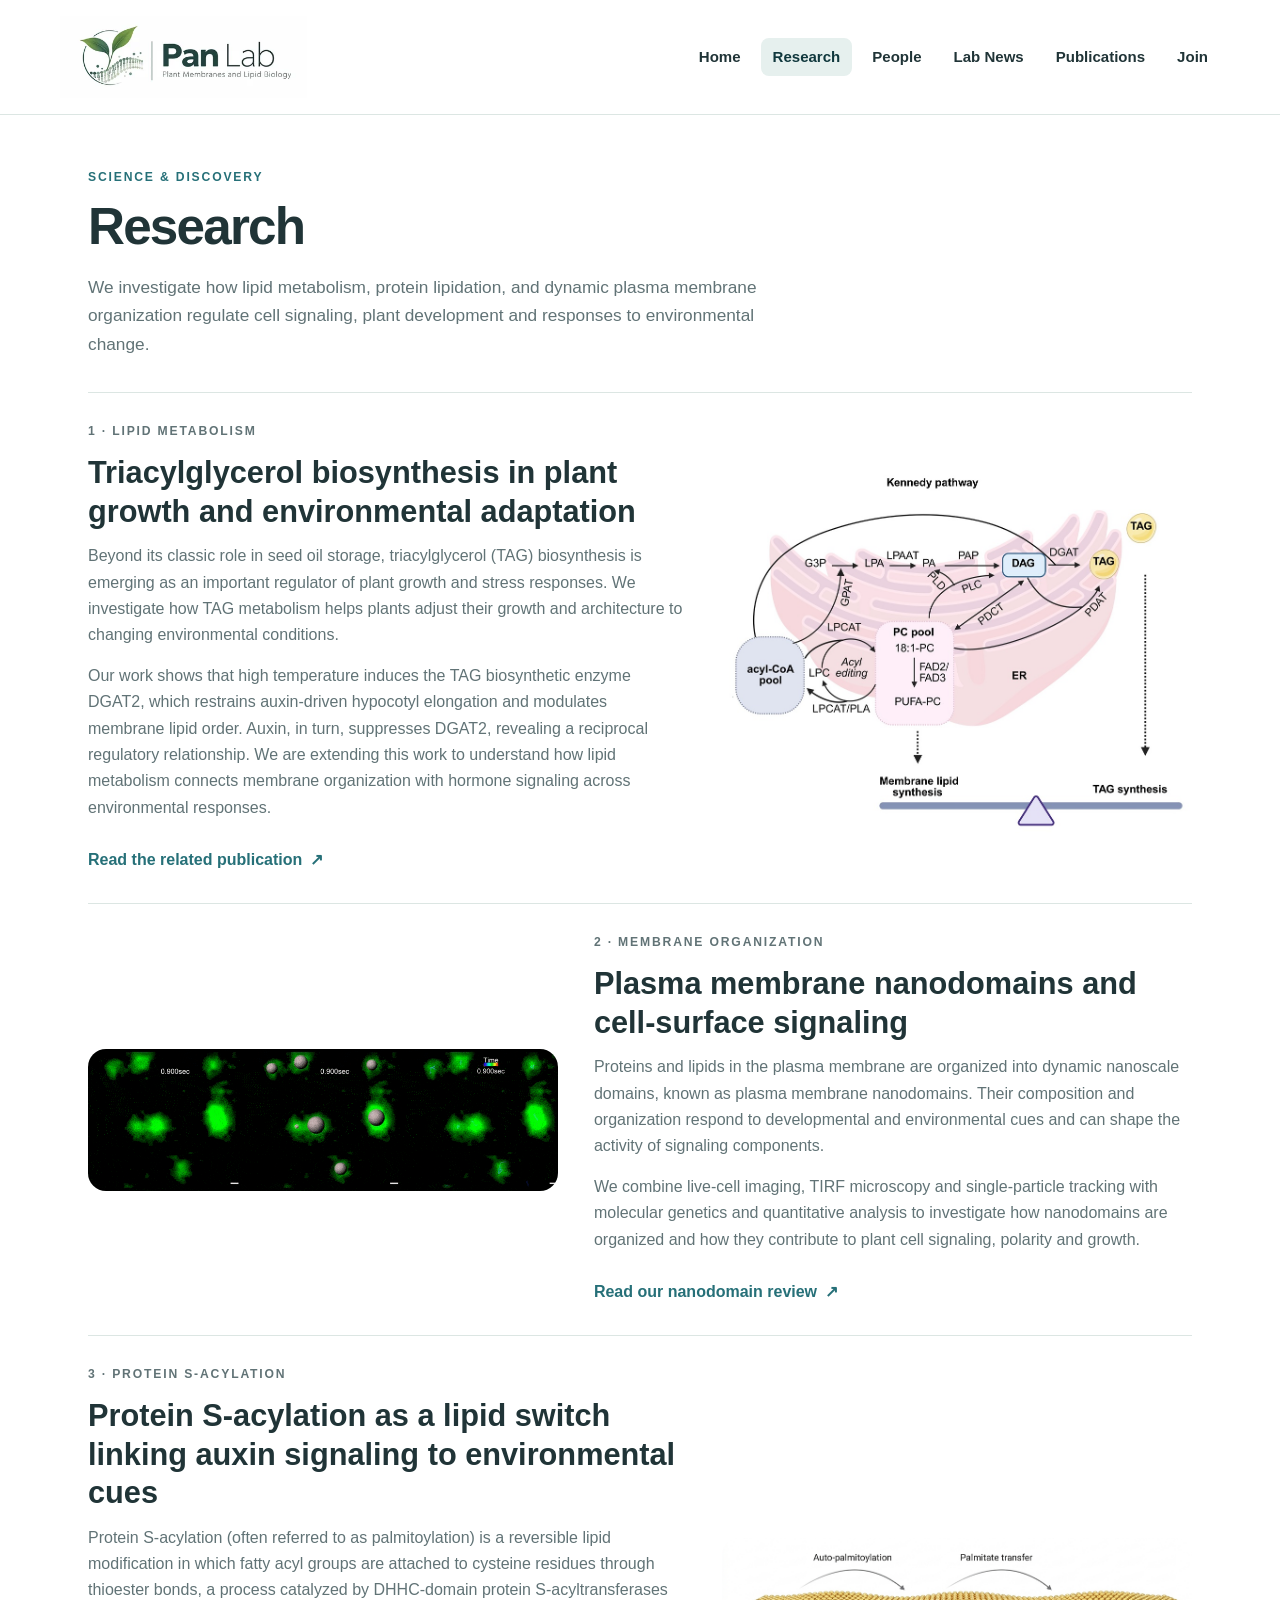
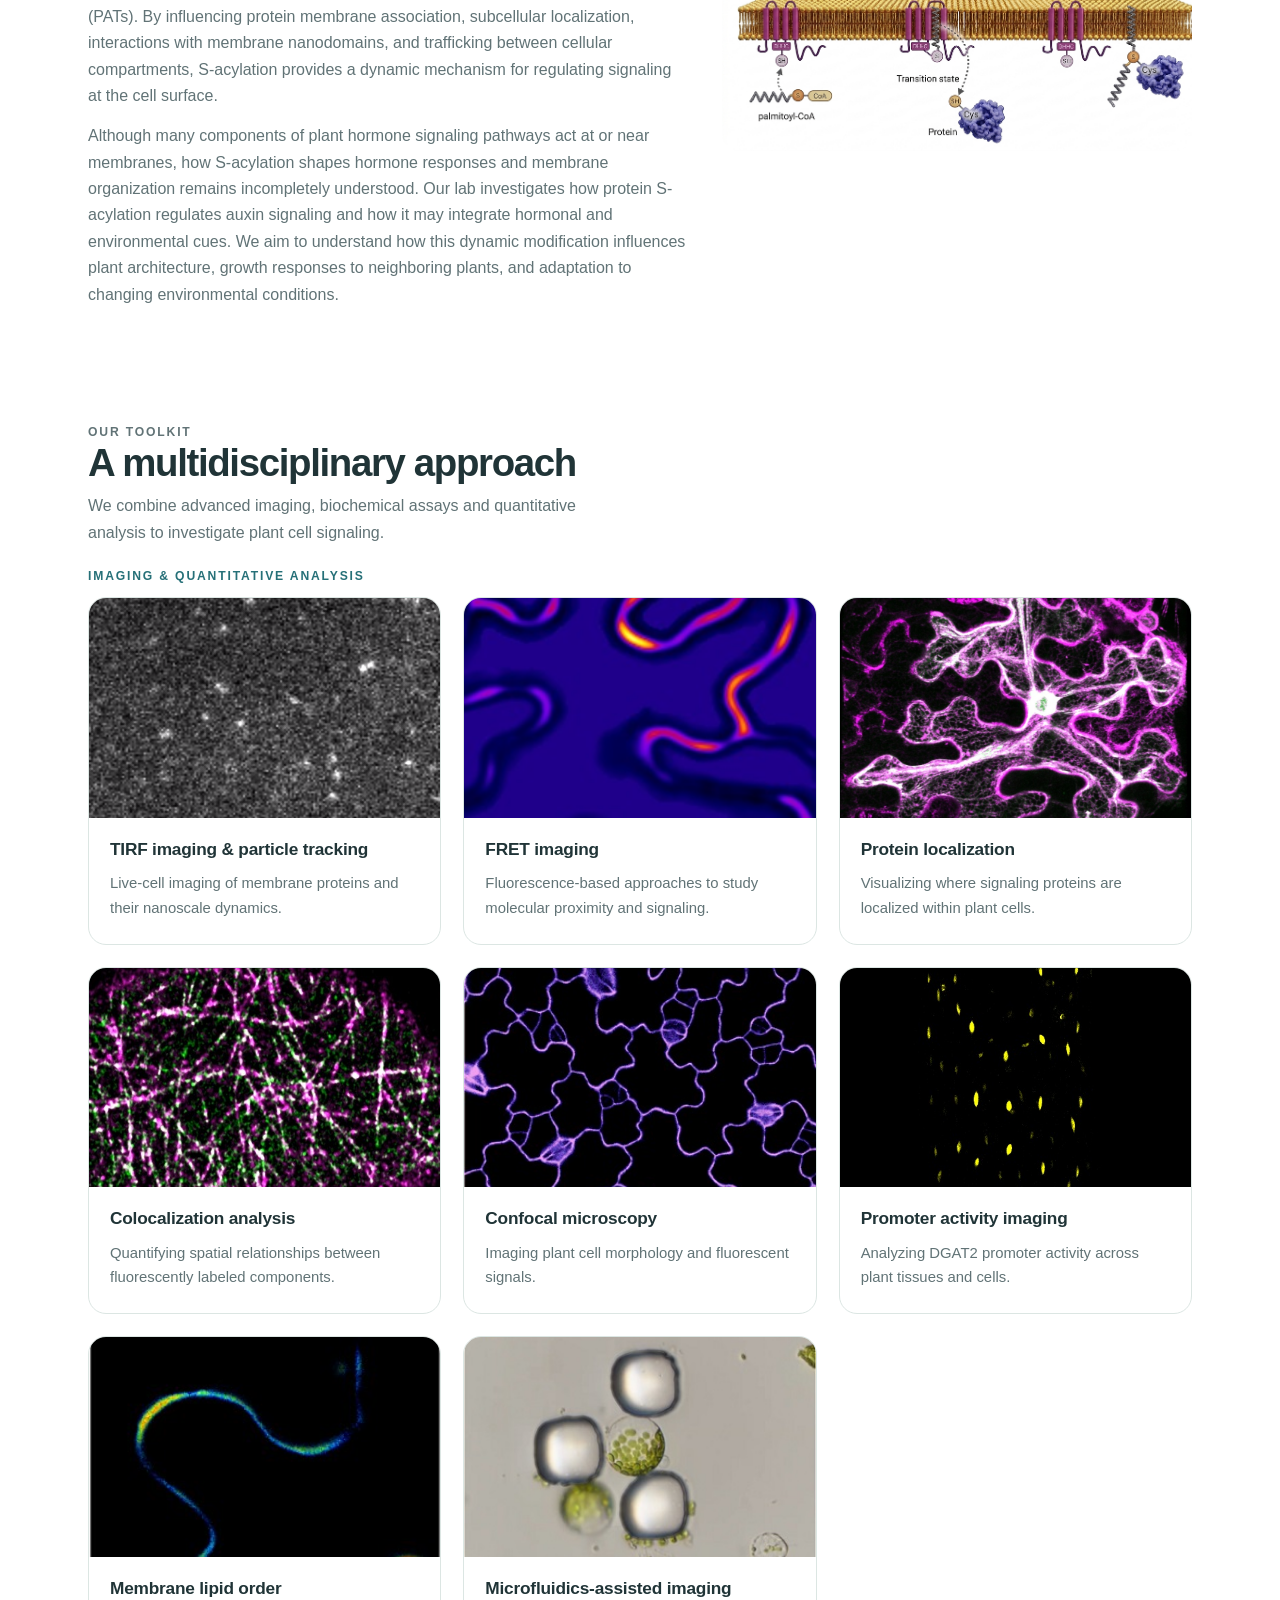
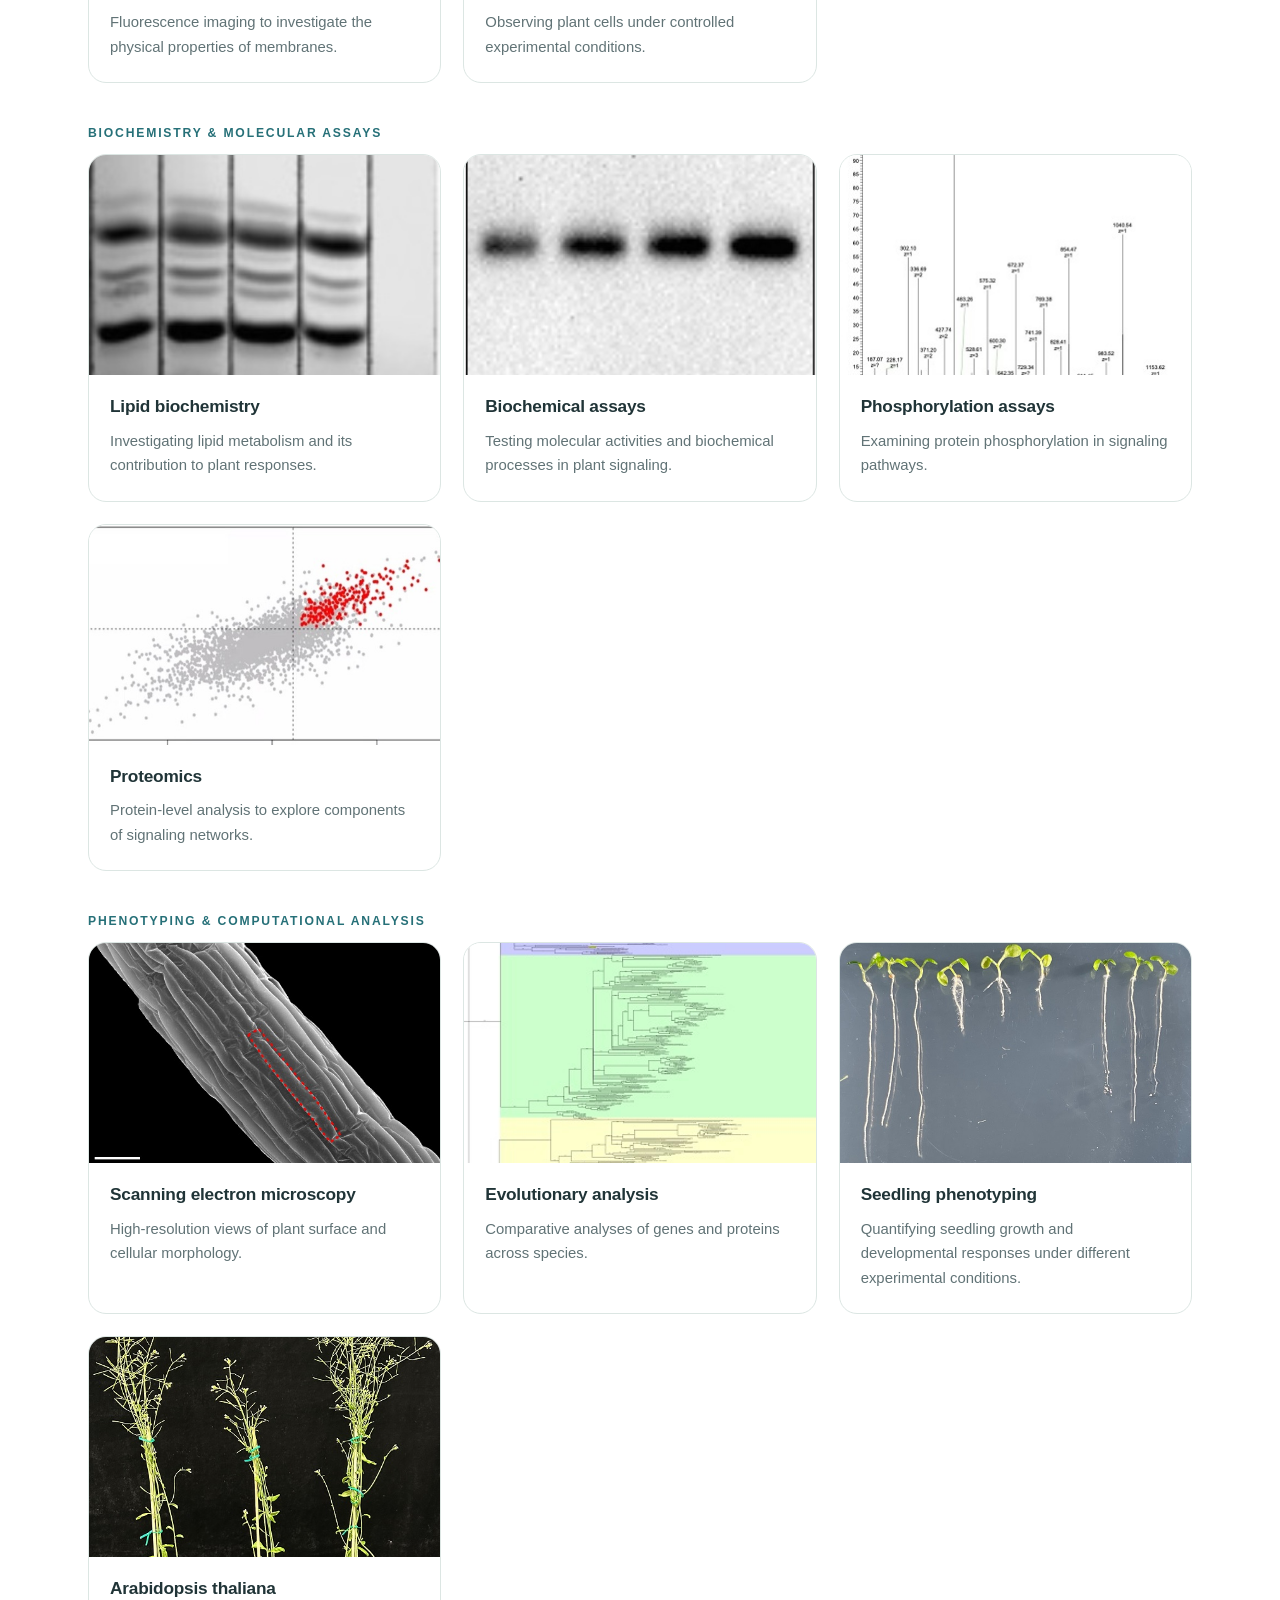
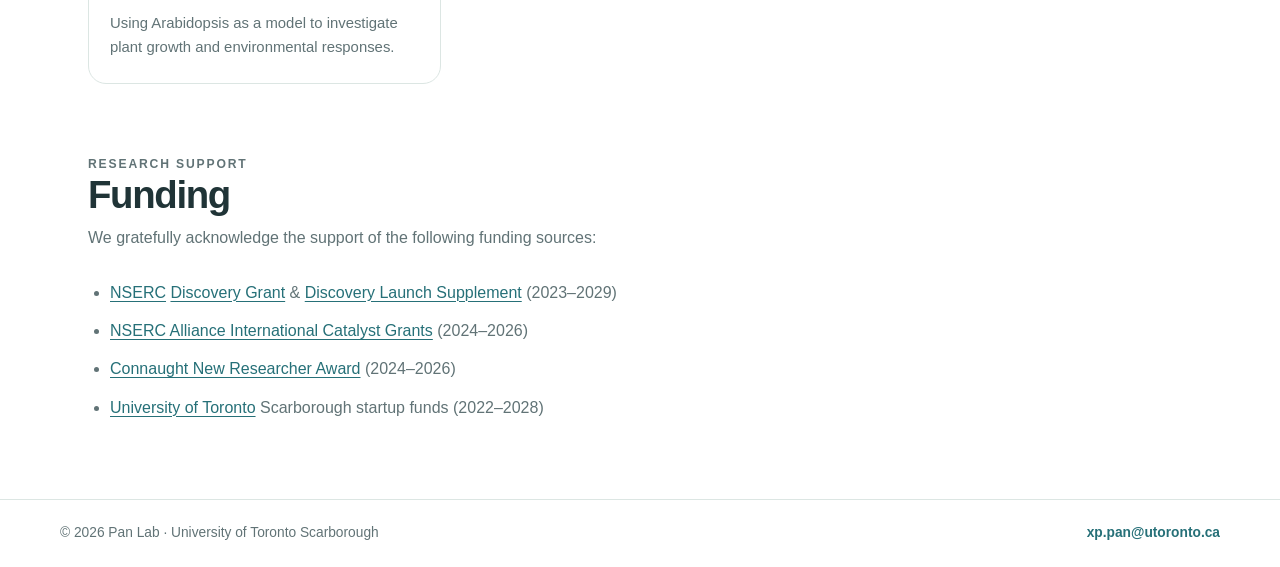
<file: Research.html>
<!DOCTYPE html>
<html lang="en">
<head>
  <meta charset="utf-8">
  <meta name="viewport" content="width=device-width, initial-scale=1">
  <meta name="author" content="Xue Pan">
  <meta name="description" content="Research in the Pan Lab on plant lipid metabolism, plasma membrane organization and plant responses to environmental change.">
  <title>Science &amp; Discovery | Pan Lab</title>
  <link rel="stylesheet" href="PanLab.css?v=20261020-home-hero-original">
  <!-- Cloudflare Web Analytics -->
  <script type='module' src='https://static.cloudflareinsights.com/beacon.min.js' data-cf-beacon='{"token": "8f5326fe9d714124ade3e3eb37464fdb"}'></script>
  <!-- End Cloudflare Web Analytics -->
</head>
<body>
<header class="site-header">
  <a class="brand" href="index.html" aria-label="Pan Lab home"><svg xmlns="http://www.w3.org/2000/svg" width="448" height="149" viewBox="0 0 448 149" role="img" aria-labelledby="title desc">
  <title id="title">Pan Lab</title>
  <desc id="desc">Pan Lab — Plant Membranes and Lipid Biology</desc>
  <image href="[data-uri]" width="448" height="149" preserveAspectRatio="xMidYMid meet"/>
</svg></a>
  <nav class="topnav" aria-label="Main navigation">
    <a  href="index.html">Home</a>
    <a class="active" aria-current="page" href="Research.html">Research</a>
    <a  href="People.html">People</a>
    <a  href="Lab_News.html">Lab News</a>
    <a  href="Publications.html">Publications</a>
    <a  href="Join.html">Join</a>
  </nav>
</header>
<main class="page-shell">
  <section class="page-intro"><p class="eyebrow">Science &amp; Discovery</p><h1>Research</h1><p>We investigate how lipid metabolism, protein lipidation, and dynamic plasma membrane organization regulate cell signaling, plant development and responses to environmental change.</p></section>
  <section class="research-section" id="lipid-metabolism">
    <div class="research-visual"><img src="images/research/kennedy_pathway.png" alt="Schematic of triacylglycerol biosynthesis"></div>
    <div class="research-copy"><p class="eyebrow">1 · Lipid metabolism</p><h2>Triacylglycerol biosynthesis in plant growth and environmental adaptation</h2><p>Beyond its classic role in seed oil storage, triacylglycerol (TAG) biosynthesis is emerging as an important regulator of plant growth and stress responses. We investigate how TAG metabolism helps plants adjust their growth and architecture to changing environmental conditions.</p><p>Our work shows that high temperature induces the TAG biosynthetic enzyme DGAT2, which restrains auxin-driven hypocotyl elongation and modulates membrane lipid order. Auxin, in turn, suppresses DGAT2, revealing a reciprocal regulatory relationship. We are extending this work to understand how lipid metabolism connects membrane organization with hormone signaling across environmental responses.</p><a class="text-link" href="https://doi.org/10.1111/nph.71497" target="_blank" rel="noopener noreferrer">Read the related publication <span aria-hidden="true">↗</span></a></div>
  </section>
  <section class="research-section" id="membrane-organization">
    <div class="research-visual"><img src="images/research/particle_tracking.gif" alt="TIRF imaging and single-particle tracking"></div>
    <div class="research-copy"><p class="eyebrow">2 · Membrane organization</p><h2>Plasma membrane nanodomains and cell-surface signaling</h2><p>Proteins and lipids in the plasma membrane are organized into dynamic nanoscale domains, known as plasma membrane nanodomains. Their composition and organization respond to developmental and environmental cues and can shape the activity of signaling components.</p><p>We combine live-cell imaging, TIRF microscopy and single-particle tracking with molecular genetics and quantitative analysis to investigate how nanodomains are organized and how they contribute to plant cell signaling, polarity and growth.</p><a class="text-link" href="https://academic.oup.com/plphys/article/193/1/83/7166813" target="_blank" rel="noopener noreferrer">Read our nanodomain review <span aria-hidden="true">↗</span></a></div>
  </section>
  <section class="research-section" id="protein-s-acylation">
    <div class="research-visual"><img src="images/research/protein_s_acylation.png" alt="Schematic of DHHC-domain protein S-acyltransferases carrying out auto-palmitoylation and transferring palmitate to a cysteine residue." loading="lazy"></div>
    <div class="research-copy"><p class="eyebrow">3 · Protein S-acylation</p><h2>Protein S-acylation as a lipid switch linking auxin signaling to environmental cues</h2>
      <p>Protein S-acylation (often referred to as palmitoylation) is a reversible lipid modification in which fatty acyl groups are attached to cysteine residues through thioester bonds, a process catalyzed by DHHC-domain protein S-acyltransferases (PATs). By influencing protein membrane association, subcellular localization, interactions with membrane nanodomains, and trafficking between cellular compartments, S-acylation provides a dynamic mechanism for regulating signaling at the cell surface.</p>
      <p>Although many components of plant hormone signaling pathways act at or near membranes, how S-acylation shapes hormone responses and membrane organization remains incompletely understood. Our lab investigates how protein S-acylation regulates auxin signaling and how it may integrate hormonal and environmental cues. We aim to understand how this dynamic modification influences plant architecture, growth responses to neighboring plants, and adaptation to changing environmental conditions.</p>
   </div>
  </section>
  <section class="section" id="research-approaches">
    <div class="section-heading"><div><p class="eyebrow">Our toolkit</p><h2>A multidisciplinary approach</h2><p>We combine advanced imaging, biochemical assays and quantitative analysis to investigate plant cell signaling.</p></div></div>

    <div class="approach-group">
      <p class="eyebrow">Imaging &amp; quantitative analysis</p>
      <div class="focus-grid research-toolkit-grid">
        <article class="focus-card"><a class="card-image" href="images/research/nanodomains.gif"><img src="images/research/nanodomains.gif" alt="TIRF imaging and single-particle tracking"></a><div class="card-body"><h3>TIRF imaging &amp; particle tracking</h3><p>Live-cell imaging of membrane proteins and their nanoscale dynamics.</p></div></article>
        <article class="focus-card"><a class="card-image" href="images/research/FRET_Imaging.jpg"><img src="images/research/FRET_Imaging.jpg" alt="FRET imaging"></a><div class="card-body"><h3>FRET imaging</h3><p>Fluorescence-based approaches to study molecular proximity and signaling.</p></div></article>
        <article class="focus-card"><a class="card-image" href="images/research/Protein_Localization.jpg"><img src="images/research/Protein_Localization.jpg" alt="Protein localization imaging"></a><div class="card-body"><h3>Protein localization</h3><p>Visualizing where signaling proteins are localized within plant cells.</p></div></article>
        <article class="focus-card"><a class="card-image" href="images/research/colocalization_imaging_and_analysis.jpg"><img src="images/research/colocalization_imaging_and_analysis.jpg" alt="Colocalization imaging and analysis"></a><div class="card-body"><h3>Colocalization analysis</h3><p>Quantifying spatial relationships between fluorescently labeled components.</p></div></article>
        <article class="focus-card"><a class="card-image" href="images/research/confocal_imaging_of_pavement_cells.jpg"><img src="images/research/confocal_imaging_of_pavement_cells.jpg" alt="Confocal imaging of pavement cells"></a><div class="card-body"><h3>Confocal microscopy</h3><p>Imaging plant cell morphology and fluorescent signals.</p></div></article>
        <article class="focus-card"><a class="card-image" href="images/research/Confocal_analysis_of_DGAT2_promoter_activity.jpg"><img src="images/research/Confocal_analysis_of_DGAT2_promoter_activity.jpg" alt="Confocal analysis of DGAT2 promoter activity"></a><div class="card-body"><h3>Promoter activity imaging</h3><p>Analyzing DGAT2 promoter activity across plant tissues and cells.</p></div></article>
        <article class="focus-card"><a class="card-image" href="images/research/imaging_of_membrane_lipid_order.jpg"><img src="images/research/imaging_of_membrane_lipid_order.jpg" alt="Imaging of membrane lipid order"></a><div class="card-body"><h3>Membrane lipid order</h3><p>Fluorescence imaging to investigate the physical properties of membranes.</p></div></article>
        <article class="focus-card"><a class="card-image" href="images/research/microfluidics-assisted_imaging.jpg"><img src="images/research/microfluidics-assisted_imaging.jpg" alt="Microfluidics-assisted imaging"></a><div class="card-body"><h3>Microfluidics-assisted imaging</h3><p>Observing plant cells under controlled experimental conditions.</p></div></article>
      </div>
    </div>

    <div class="approach-group">
      <p class="eyebrow">Biochemistry &amp; molecular assays</p>
      <div class="focus-grid research-toolkit-grid">
        <article class="focus-card"><a class="card-image" href="images/research/lipid_biochemistry.jpg"><img src="images/research/lipid_biochemistry.jpg" alt="Lipid biochemistry"></a><div class="card-body"><h3>Lipid biochemistry</h3><p>Investigating lipid metabolism and its contribution to plant responses.</p></div></article>
        <article class="focus-card"><a class="card-image" href="images/research/biochemical_assays.jpg"><img src="images/research/biochemical_assays.jpg" alt="Biochemical assays"></a><div class="card-body"><h3>Biochemical assays</h3><p>Testing molecular activities and biochemical processes in plant signaling.</p></div></article>
        <article class="focus-card"><a class="card-image" href="images/research/in_vitro_phosphorylation_assays.jpg"><img src="images/research/in_vitro_phosphorylation_assays.jpg" alt="In vitro phosphorylation assays"></a><div class="card-body"><h3>Phosphorylation assays</h3><p>Examining protein phosphorylation in signaling pathways.</p></div></article>
        <article class="focus-card"><a class="card-image" href="images/research/proteomics.jpg"><img src="images/research/proteomics.jpg" alt="Proteomics"></a><div class="card-body"><h3>Proteomics</h3><p>Protein-level analysis to explore components of signaling networks.</p></div></article>
      </div>
    </div>

    <div class="approach-group">
      <p class="eyebrow">Phenotyping &amp; computational analysis</p>
      <div class="focus-grid research-toolkit-grid">
        <article class="focus-card"><a class="card-image" href="images/research/SEM_image.jpg"><img src="images/research/SEM_image.jpg" alt="Scanning electron microscopy image"></a><div class="card-body"><h3>Scanning electron microscopy</h3><p>High-resolution views of plant surface and cellular morphology.</p></div></article>
        <article class="focus-card"><a class="card-image" href="images/research/Evolutionary_analysis.jpg"><img src="images/research/Evolutionary_analysis.jpg" alt="Evolutionary analysis"></a><div class="card-body"><h3>Evolutionary analysis</h3><p>Comparative analyses of genes and proteins across species.</p></div></article>
        <article class="focus-card"><a class="card-image" href="images/research/seedlings.jpg"><img src="images/research/seedlings.jpg" alt="Seedlings used for plant growth phenotyping"></a><div class="card-body"><h3>Seedling phenotyping</h3><p>Quantifying seedling growth and developmental responses under different experimental conditions.</p></div></article>
        <article class="focus-card"><a class="card-image" href="images/research/arabidopsis_thaliana.jpg"><img src="images/research/arabidopsis_thaliana.jpg" alt="Arabidopsis thaliana plants"></a><div class="card-body"><h3>Arabidopsis thaliana</h3><p>Using Arabidopsis as a model to investigate plant growth and environmental responses.</p></div></article>
      </div>
    </div>
  </section>
  <section class="section funding-section" id="funding">
    <div class="section-heading">
      <div>
        <p class="eyebrow">Research support</p>
        <h2>Funding</h2>
        <p>We gratefully acknowledge the support of the following funding sources:</p>
      </div>
    </div>
    <ul class="compact-list funding-list">
      <li><a href="https://www.nserc-crsng.gc.ca/index_eng.asp" target="_blank" rel="noopener noreferrer">NSERC</a> <a href="https://www.nserc-crsng.gc.ca/professors-professeurs/grants-subs/dgigp-psigp_eng.asp" target="_blank" rel="noopener noreferrer">Discovery Grant</a> &amp; <a href="https://www.nserc-crsng.gc.ca/Professors-Professeurs/Grants-Subs/Dis-Sup_eng.asp" target="_blank" rel="noopener noreferrer">Discovery Launch Supplement</a> (2023–2029)</li>
      <li><a href="https://www.nserc-crsng.gc.ca/innovate-innover/AllianceInternational-AllianceInternational/index_eng.asp" target="_blank" rel="noopener noreferrer">NSERC Alliance International Catalyst Grants</a> (2024–2026)</li>
      <li><a href="https://connaught.research.utoronto.ca/funding-opportunities/" target="_blank" rel="noopener noreferrer">Connaught New Researcher Award</a> (2024–2026)</li>
      <li><a href="https://www.utoronto.ca/" target="_blank" rel="noopener noreferrer">University of Toronto</a> Scarborough startup funds (2022–2028)</li>
    </ul>
  </section>
</main>
<footer class="site-footer"><span>© 2026 Pan Lab · University of Toronto Scarborough</span><a href="mailto:xp.pan@utoronto.ca">xp.pan@utoronto.ca</a></footer>
</body>
</html>
</file>
<file: PanLab.css>
/* Pan Lab · Science & Discovery design system
   Edit the variables below to make site-wide colour and spacing changes. */
:root {
  --teal-950: #10383d;
  --teal-900: #16484d;
  --teal-700: #267078;
  --teal-100: #e6f0ee;
  --sage-100: #f2f6f3;
  --ink: #203437;
  --muted: #617376;
  --line: #dce6e3;
  --paper: #ffffff;
  --max-width: 1160px;
  --radius: 18px;
  --shadow: 0 12px 36px rgba(16, 56, 61, .08);
}
* { box-sizing: border-box; }
html { scroll-behavior: smooth; }
body {
  margin: 0;
  background: var(--paper);
  color: var(--ink);
  font: 16px/1.65 Inter, -apple-system, BlinkMacSystemFont, "Segoe UI", Arial, sans-serif;
  -webkit-font-smoothing: antialiased;
}
img { display: block; max-width: 100%; }
a { color: var(--teal-700); text-decoration-thickness: 1px; text-underline-offset: 3px; }
a:hover { color: var(--teal-950); }
a:focus-visible { outline: 3px solid #d5a84c; outline-offset: 3px; border-radius: 3px; }
.site-header {
  display: flex;
  align-items: center;
  justify-content: space-between;
  gap: 20px 32px;
  padding: 16px max(24px, calc((100vw - var(--max-width)) / 2));
  border-bottom: 1px solid var(--line);
  background: rgba(255,255,255,.97);
}
.brand { flex: 0 1 340px; display: inline-flex; align-items: center; }
.brand img, .brand svg { display: block; width: auto; height: auto; max-width: 100%; max-height: 82px; object-fit: contain; }
.topnav { display: flex; align-items: center; justify-content: flex-end; flex-wrap: wrap; gap: 5px 8px; }
.topnav a {
  display: inline-block;
  padding: 10px 12px;
  color: var(--ink);
  border-radius: 8px;
  font-size: .94rem;
  font-weight: 600;
  line-height: 1.25;
  text-decoration: none;
}
.topnav a:hover { background: var(--sage-100); color: var(--teal-950); }
.topnav a.active, .topnav a[aria-current="page"] { background: var(--teal-100); color: var(--teal-950); }
.page-shell { max-width: var(--max-width); margin: 0 auto; padding: 54px 28px 72px; }
.hero {
  display: grid;
  grid-template-columns: 1fr;
  min-height: 400px;
  overflow: hidden;
  border-radius: 24px;
  background: var(--teal-950);
  color: #fff;
  box-shadow: var(--shadow);
}
.hero-copy { align-self: center; padding: clamp(30px, 5vw, 64px); }
.eyebrow {
  margin: 0 0 12px;
  color: var(--teal-700);
  font-size: .76rem;
  font-weight: 800;
  letter-spacing: .15em;
  line-height: 1.4;
  text-transform: uppercase;
}
.hero .eyebrow { color: #a9d7cd; }
.hero h1 { max-width: 760px; margin: 0 0 20px; font-size: clamp(2rem, 3.2vw, 3rem); font-weight: 720; letter-spacing: -.035em; line-height: 1.12; }
.hero-copy p { max-width: 640px; margin: 0 0 22px; color: #e0eeeb; font-size: 1.05rem; }
.actions { display: flex; flex-wrap: wrap; gap: 10px; margin-top: 25px; }
.button-link {
  display: inline-flex; align-items: center; justify-content: center;
  min-height: 44px; padding: 10px 17px; border-radius: 999px;
  border: 1px solid transparent; background: #d3e9e2; color: var(--teal-950);
  font-weight: 750; text-decoration: none;
}
.button-link:hover { background: #fff; color: var(--teal-950); }
.button-link.secondary { background: transparent; color: #fff; border-color: rgba(255,255,255,.5); }
.button-link.secondary:hover { background: rgba(255,255,255,.12); }
.section { margin-top: 64px; }
.section-heading { display: flex; align-items: end; justify-content: space-between; gap: 20px; margin-bottom: 22px; }
.section-heading h2, .page-intro h1 { margin: 0; font-size: clamp(1.8rem, 3vw, 2.55rem); letter-spacing: -.035em; line-height: 1.15; }
.section-heading p { max-width: 550px; margin: 8px 0 0; color: var(--muted); }
.text-link { display: inline-flex; gap: 8px; align-items: center; margin-top: 12px; font-weight: 750; text-decoration: none; }
.focus-grid, .publication-grid, .news-grid { display: grid; grid-template-columns: repeat(3, minmax(0, 1fr)); gap: 22px; }
.focus-grid { grid-template-columns: repeat(2, minmax(0, 1fr)); }
.publication-grid { grid-template-columns: repeat(2, minmax(0, 1fr)); gap: 16px; }
.focus-card, .publication-card, .news-card {
  min-width: 0; overflow: hidden; border: 1px solid var(--line); border-radius: var(--radius); background: #fff;
  transition: transform .18s ease, box-shadow .18s ease;
}
.publication-card { display: flex; flex-direction: column; }
.focus-card:hover, .publication-card:hover, .news-card:hover { transform: translateY(-3px); box-shadow: var(--shadow); }
.card-image, .news-image { display: block; aspect-ratio: 16 / 10; overflow: hidden; background: var(--sage-100); }
.card-image img, .news-image img { width: 100%; height: 100%; object-fit: cover; transition: transform .25s ease; }
.focus-card:hover img, .news-card:hover img { transform: scale(1.025); }
.card-body, .publication-body, .news-card-body { padding: 20px 21px 23px; }
.card-body h3, .publication-body h2, .news-card-body h2 { margin: 0 0 10px; font-size: 1.08rem; line-height: 1.38; letter-spacing: -.012em; }
.card-body p, .publication-body p, .news-card-body p { margin: 0; color: var(--muted); font-size: .93rem; }
.card-body a, .publication-body h2 a, .news-card-body h2 a { color: var(--ink); text-decoration: none; }
.card-body a:hover, .publication-body h2 a:hover, .news-card-body h2 a:hover { color: var(--teal-700); }
.page-intro { max-width: 790px; margin-bottom: 34px; }
.page-intro > p:last-child { max-width: 700px; margin: 16px 0 0; color: var(--muted); font-size: 1.08rem; }
.page-intro h1 { font-size: clamp(2.25rem, 4vw, 3.25rem); }
.research-section { display: grid; grid-template-columns: minmax(0, .88fr) minmax(0, 1.12fr); align-items: center; gap: 36px; padding: 30px 0; border-top: 1px solid var(--line); }
.research-section:nth-of-type(even) { grid-template-columns: minmax(0, 1.12fr) minmax(0, .88fr); }
.research-section:nth-of-type(even) .research-visual { order: 2; }
.research-visual { overflow: hidden; border-radius: var(--radius); background: var(--sage-100); }
.research-visual img { width: 100%; max-height: 420px; object-fit: cover; }
.research-copy h2 { margin: 0 0 12px; font-size: clamp(1.45rem, 2.4vw, 2rem); line-height: 1.25; }
.research-copy p { margin: 0 0 14px; color: var(--muted); }
.approach-group + .approach-group { margin-top: 42px; }
.page-meta, .news-meta { display: flex; align-items: center; justify-content: space-between; gap: 12px; margin: 0 0 10px; color: var(--muted); font-size: .8rem; }
.page-meta span, .news-meta span { color: var(--teal-700); font-weight: 800; letter-spacing: .08em; text-transform: uppercase; }
.publication-body { display: flex; flex: 1; flex-direction: column; align-items: stretch; min-height: 145px; }
.publication-body h2 { font-size: 1.02rem; }
.publication-body .page-meta { width: 100%; margin-top: auto; padding-top: 16px; margin-bottom: 0; }
.publication-body .page-meta span { color: var(--teal-700); font-weight: 700; letter-spacing: normal; text-transform: none; }

.other-contributions { margin-top: 40px; border-top: 1px solid var(--line); padding-top: 25px; }
.other-contributions h2 { font-size: 1.3rem; }
.compact-list { margin: 0; padding-left: 22px; color: var(--muted); }
.compact-list li { padding: 6px 0; }
.team-group { margin-top: 42px; }
.team-group h2 { margin: 0 0 18px; font-size: 1.5rem; }
.team-list { border-top: 1px solid var(--line); }
.team-list-first { border-top: 0; }
.person-row { display: grid; grid-template-columns: 112px minmax(0, 1fr); gap: 22px; align-items: start; padding: 22px 0; border-bottom: 1px solid var(--line); }
.person-photo { width: 112px; height: 126px; border-radius: 12px; object-fit: cover; background: var(--sage-100); }
.person-info h3 { margin: 0 0 2px; font-size: 1.12rem; }
.person-role { margin: 0 0 10px; color: var(--teal-700); font-size: .9rem; font-weight: 750; }
.person-info p { max-width: 850px; margin: 6px 0; color: var(--muted); }
.person-links { display: flex; flex-wrap: wrap; gap: 8px 16px; margin-top: 10px; font-size: .9rem; font-weight: 650; }
.person-links a { text-decoration: none; }
.alumni-list { display: grid; grid-template-columns: repeat(2, minmax(0, 1fr)); gap: 8px 28px; margin: 0; padding-left: 20px; color: var(--muted); }
.news-card-body { min-height: 230px; display: flex; flex-direction: column; align-items: flex-start; }
.news-card-body h2 { font-size: 1.12rem; }
.news-card-body .text-link { margin-top: auto; padding-top: 16px; }
.news-card-auto { display: flex; flex-direction: column; }
.news-card-auto .news-card-body { flex: 1; }
.news-auto-visual { display: flex; width: 100%; aspect-ratio: 16 / 10; flex-direction: column; justify-content: center; gap: 12px; overflow: hidden; padding: clamp(20px, 2.4vw, 30px); }
.news-auto-placeholder { align-items: flex-start; background: var(--sage-100); color: var(--teal-700); }
.news-auto-placeholder span { font-size: 1.1rem; font-weight: 800; line-height: 1.25; letter-spacing: -.025em; }
.news-auto-feature { background: var(--teal-950); color: #fff; }
.news-auto-feature .eyebrow { margin: 0; color: #a9d7cd; }
.news-auto-feature strong { font-size: clamp(1.45rem, 2.6vw, 2.05rem); line-height: 1.1; letter-spacing: -.05em; }
.news-auto-feature p:last-child { margin: 0; color: #e0eeeb; font-size: .86rem; line-height: 1.45; }
.news-card-auto .news-meta span { font-weight: 700; letter-spacing: normal; text-transform: none; }
.news-feed-note { color: var(--muted); }
.news-note { margin-top: 44px; padding: 25px; border-radius: 14px; background: var(--sage-100); }
.news-note h2 { margin-top: 0; font-size: 1.25rem; }
.news-note p { margin-bottom: 0; color: var(--muted); }

.news-feature { display: grid; grid-template-columns: minmax(0, 1.45fr) minmax(250px, .8fr); align-items: center; gap: clamp(24px, 4vw, 48px); margin-bottom: 58px; padding: clamp(24px, 4vw, 42px); border: 1px solid var(--line); border-radius: var(--radius); background: var(--sage-100); }
.news-feature-copy .news-meta { justify-content: flex-start; margin-bottom: 12px; }
.news-feature h2 { margin: 0 0 14px; color: var(--teal-950); font-size: clamp(1.5rem, 2.6vw, 2.15rem); line-height: 1.25; letter-spacing: -.025em; }
.news-feature-copy > p:not(.news-meta) { max-width: 720px; margin: 0; color: var(--muted); }
.news-feature-panel { display: flex; min-height: 230px; flex-direction: column; justify-content: center; padding: 28px; border-radius: 14px; background: var(--teal-950); color: #fff; }
.news-feature-panel .eyebrow { color: #a9d7cd; }
.news-feature-panel p:last-child { margin: 0; color: #e0eeeb; }
.news-feature-equation { margin: 12px 0 14px; font-size: clamp(1.65rem, 3.4vw, 2.6rem); font-weight: 800; letter-spacing: -.05em; line-height: 1.1; }
.news-feature-equation span { color: #a9d7cd; }
.news-timeline { margin-top: 12px; }
.news-timeline-list { border-top: 1px solid var(--line); }
.news-timeline-item { display: grid; grid-template-columns: 122px 172px minmax(0, 1fr); align-items: start; gap: 22px; padding: 22px 0; border-bottom: 1px solid var(--line); }
.news-timeline-item.no-image { grid-template-columns: 122px minmax(0, 1fr); }
.news-timeline-date { padding-top: 3px; color: var(--teal-700); font-size: .9rem; font-weight: 800; }
.news-timeline-thumb { display: block; overflow: hidden; aspect-ratio: 4 / 3; border-radius: 12px; background: var(--sage-100); }
.news-timeline-thumb img { width: 100%; height: 100%; object-fit: cover; transition: transform .2s ease; }
.news-timeline-thumb:hover img { transform: scale(1.03); }
.news-timeline-copy h3 { margin: 0 0 6px; font-size: 1.08rem; line-height: 1.35; }
.news-timeline-copy p:not(.news-timeline-category) { margin: 0; color: var(--muted); }
.news-timeline-category { margin: 0 0 5px; color: var(--teal-700); font-size: .74rem; font-weight: 800; letter-spacing: .1em; text-transform: uppercase; }
@media (max-width: 900px) {
  .news-feature { grid-template-columns: 1fr; }
  .news-feature-panel { min-height: 180px; }
}
@media (max-width: 600px) {
  .news-timeline-item, .news-timeline-item.no-image { grid-template-columns: 1fr; gap: 10px; padding: 20px 0; }
  .news-timeline-thumb { max-width: 220px; }
  .news-feature { margin-bottom: 44px; padding: 20px; }
  .news-timeline { margin-top: 6px; }
}

.join-content { max-width: 900px; }
.join-content h2, .join-content h3 { margin: 34px 0 12px; color: var(--teal-950); line-height: 1.3; }
.join-content p { color: var(--muted); }
.join-content li { margin-bottom: 8px; padding-left: 3px; color: var(--muted); }
.join-content hr { margin: 34px 0; border: 0; border-top: 1px solid var(--line); }
.site-footer {
  display: flex; justify-content: space-between; align-items: center; flex-wrap: wrap; gap: 8px 20px;
  padding: 22px max(24px, calc((100vw - var(--max-width)) / 2));
  border-top: 1px solid var(--line); color: var(--muted); font-size: .86rem;
}
.site-footer a { font-weight: 700; text-decoration: none; }

@media (max-width: 900px) {
  .site-header { align-items: flex-start; flex-direction: column; gap: 6px; padding: 10px 22px; }
  .brand { flex: 0 0 auto; }
  .brand img, .brand svg { max-height: 48px; max-width: 260px; }
  .topnav { justify-content: flex-start; }
  .focus-grid, .publication-grid, .news-grid { grid-template-columns: repeat(2, minmax(0,1fr)); }
}
@media (max-width: 600px) {
  body { font-size: 15px; }
  .site-header { padding: 8px 18px 10px; gap: 7px; }
  .brand img, .brand svg { max-height: 48px; max-width: 260px; }
  .topnav { gap: 4px; }
  .topnav a { padding: 9px 10px; font-size: .88rem; }
  .page-shell { padding: 30px 18px 48px; }
  .hero { border-radius: 17px; }
  .hero-copy { padding: 30px 24px; }
  .hero h1 { font-size: 2rem; line-height: 1.14; }
  .section { margin-top: 44px; }
  .section-heading { align-items: flex-start; flex-direction: column; gap: 10px; }
  .focus-grid, .publication-grid, .news-grid { grid-template-columns: 1fr; gap: 16px; }
  .research-section, .research-section:nth-of-type(even) { grid-template-columns: 1fr; gap: 18px; }
  .research-section:nth-of-type(even) .research-visual { order: 0; }
  .person-row { grid-template-columns: 78px minmax(0,1fr); gap: 14px; }
  .person-photo { width: 78px; height: 92px; }
  .alumni-list { grid-template-columns: 1fr; }
  .site-footer { padding: 18px; }
}

/* Homepage research directions: three desktop cards, responsive on smaller screens. */
.home-research-grid { grid-template-columns: repeat(3, minmax(0, 1fr)); }
@media (max-width: 900px) {
  .home-research-grid { grid-template-columns: repeat(2, minmax(0, 1fr)); }
}
@media (max-width: 600px) {
  .home-research-grid { grid-template-columns: 1fr; }
}

@media (prefers-reduced-motion: reduce) {
  html { scroll-behavior: auto; }
  *, *::before, *::after { transition-duration: .01ms !important; animation-duration: .01ms !important; }
}

/* People page refinement: compact top spacing and no rule above the PI profile. */
body.people-page .page-shell { padding-top: 5px; }
body.people-page .team-group:first-child { margin-top: 0; }
body.people-page .team-list-first { border-top: 0 !important; }
body.people-page .team-list-first .person-row { border-top: 0 !important; }
@media (max-width: 600px) {
  body.people-page .page-shell { padding-top: 4px; }
}

/* Join page: numbered sections, campus imagery, and clear application pathways. */
body.join-page .page-shell { padding-top: 38px; }
body.join-page .page-intro { max-width: 900px; margin-bottom: 42px; }
body.join-page .page-intro h1 { margin-bottom: 16px; }
body.join-page .page-intro > p { max-width: 820px; }
.join-section {
  display: grid;
  grid-template-columns: 52px minmax(0, 1fr);
  gap: 26px;
  margin-top: 0;
  padding: 34px 0 10px;
  border-top: 1px solid var(--line);
}
.join-section-number {
  padding-top: 7px;
  color: var(--teal-700);
  font-size: 1.08rem;
  font-weight: 800;
  font-variant-numeric: tabular-nums;
}
.join-section-content { min-width: 0; }
.join-section-content > .eyebrow { margin: 0 0 7px; }
.join-section-content > h2 {
  margin: 0 0 18px;
  color: var(--teal-950);
  font-size: clamp(1.5rem, 2.7vw, 2.05rem);
  letter-spacing: -.03em;
  line-height: 1.22;
}
.join-section-content h3 {
  margin: 30px 0 12px;
  color: var(--teal-950);
  font-size: 1.18rem;
  line-height: 1.3;
}
.join-section-content p { margin: 0 0 13px; color: var(--muted); }
.join-setting-layout {
  display: grid;
  grid-template-columns: minmax(0, 1.05fr) minmax(320px, .95fr);
  align-items: start;
  gap: 28px;
}
.join-resource-links { display: flex; flex-wrap: wrap; gap: 8px 18px; margin-top: 17px; }
.join-resource-links a { font-size: .92rem; font-weight: 750; text-decoration: none; }
.join-media-grid { display: grid; grid-template-columns: repeat(2, minmax(0, 1fr)); gap: 14px; }
.join-photo { min-width: 0; margin: 0; }
.join-photo img {
  width: 100%;
  aspect-ratio: 4 / 3;
  object-fit: cover;
  border-radius: 12px;
  background: var(--sage-100);
}

.join-opportunity-grid { display: grid; grid-template-columns: repeat(3, minmax(0, 1fr)); gap: 14px; }
.join-opportunity {
  min-width: 0;
  padding: 19px;
  border: 1px solid var(--line);
  border-radius: 14px;
  background: #fff;
}
.join-opportunity h4, .join-award h4 { margin: 0 0 8px; color: var(--teal-950); font-size: 1rem; line-height: 1.35; }
.join-opportunity p, .join-award p { margin: 0; font-size: .92rem; }
.join-award-list { display: grid; grid-template-columns: repeat(3, minmax(0, 1fr)); gap: 18px; }
.join-award { min-width: 0; padding-top: 15px; border-top: 2px solid var(--line); }
.join-award h4 a { text-decoration: none; }
.join-award p + p { margin-top: 10px; }
.join-materials {
  margin-top: 28px;
  padding: 22px 24px;
  border-radius: 14px;
  background: var(--sage-100);
}
.join-materials h3 { margin-top: 0; }
.join-materials p { margin-bottom: 9px; }
.join-checklist { margin: 0; padding-left: 22px; }
.join-checklist li { margin: 5px 0; padding-left: 3px; color: var(--muted); }
.join-fellowship-list { display: grid; grid-template-columns: repeat(2, minmax(0, 1fr)); gap: 8px 26px; margin: 0; padding-left: 20px; }
.join-fellowship-list li { padding-left: 3px; color: var(--muted); }
.join-note { margin-top: 16px !important; font-size: .88rem; }
.join-contact {
  margin-top: 44px;
  padding: clamp(24px, 4vw, 38px);
  border: 1px solid var(--line);
  border-radius: var(--radius);
  background: var(--sage-100);
}
.join-contact .eyebrow { margin: 0 0 7px; }
.join-contact h2 { margin: 0 0 10px; color: var(--teal-950); font-size: clamp(1.5rem, 2.5vw, 2rem); letter-spacing: -.03em; line-height: 1.2; }
.join-contact p:not(.eyebrow) { max-width: 700px; margin: 0; color: var(--muted); }
.join-contact .button-link { margin-top: 18px; background: var(--teal-950); color: #fff; }
.join-contact .button-link:hover { background: var(--teal-700); }
@media (max-width: 900px) {
  .join-setting-layout { grid-template-columns: 1fr; }
  .join-media-grid { max-width: 680px; }
  .join-opportunity-grid, .join-award-list { grid-template-columns: repeat(2, minmax(0, 1fr)); }
}
@media (max-width: 600px) {
  body.join-page .page-shell { padding-top: 28px; }
  body.join-page .page-intro { margin-bottom: 30px; }
  .join-section { grid-template-columns: 30px minmax(0, 1fr); gap: 12px; padding: 26px 0 6px; }
  .join-section-number { padding-top: 5px; font-size: .98rem; }
  .join-setting-layout { gap: 20px; }
  .join-media-grid { gap: 10px; }
  .join-opportunity-grid, .join-award-list, .join-fellowship-list { grid-template-columns: 1fr; }
  .join-opportunity { padding: 16px; }
  .join-materials { padding: 18px; }
  .join-contact { margin-top: 32px; }
}

/* Research toolkit cards: three columns on desktop, then adapt for smaller screens. */
.approach-group .research-toolkit-grid {
  grid-template-columns: repeat(3, minmax(0, 1fr));
}
@media (max-width: 900px) {
  .approach-group .research-toolkit-grid {
    grid-template-columns: repeat(3, minmax(0, 1fr));
  }
}
@media (max-width: 600px) {
  .approach-group .research-toolkit-grid {
    grid-template-columns: 1fr;
  }
}
</file>
